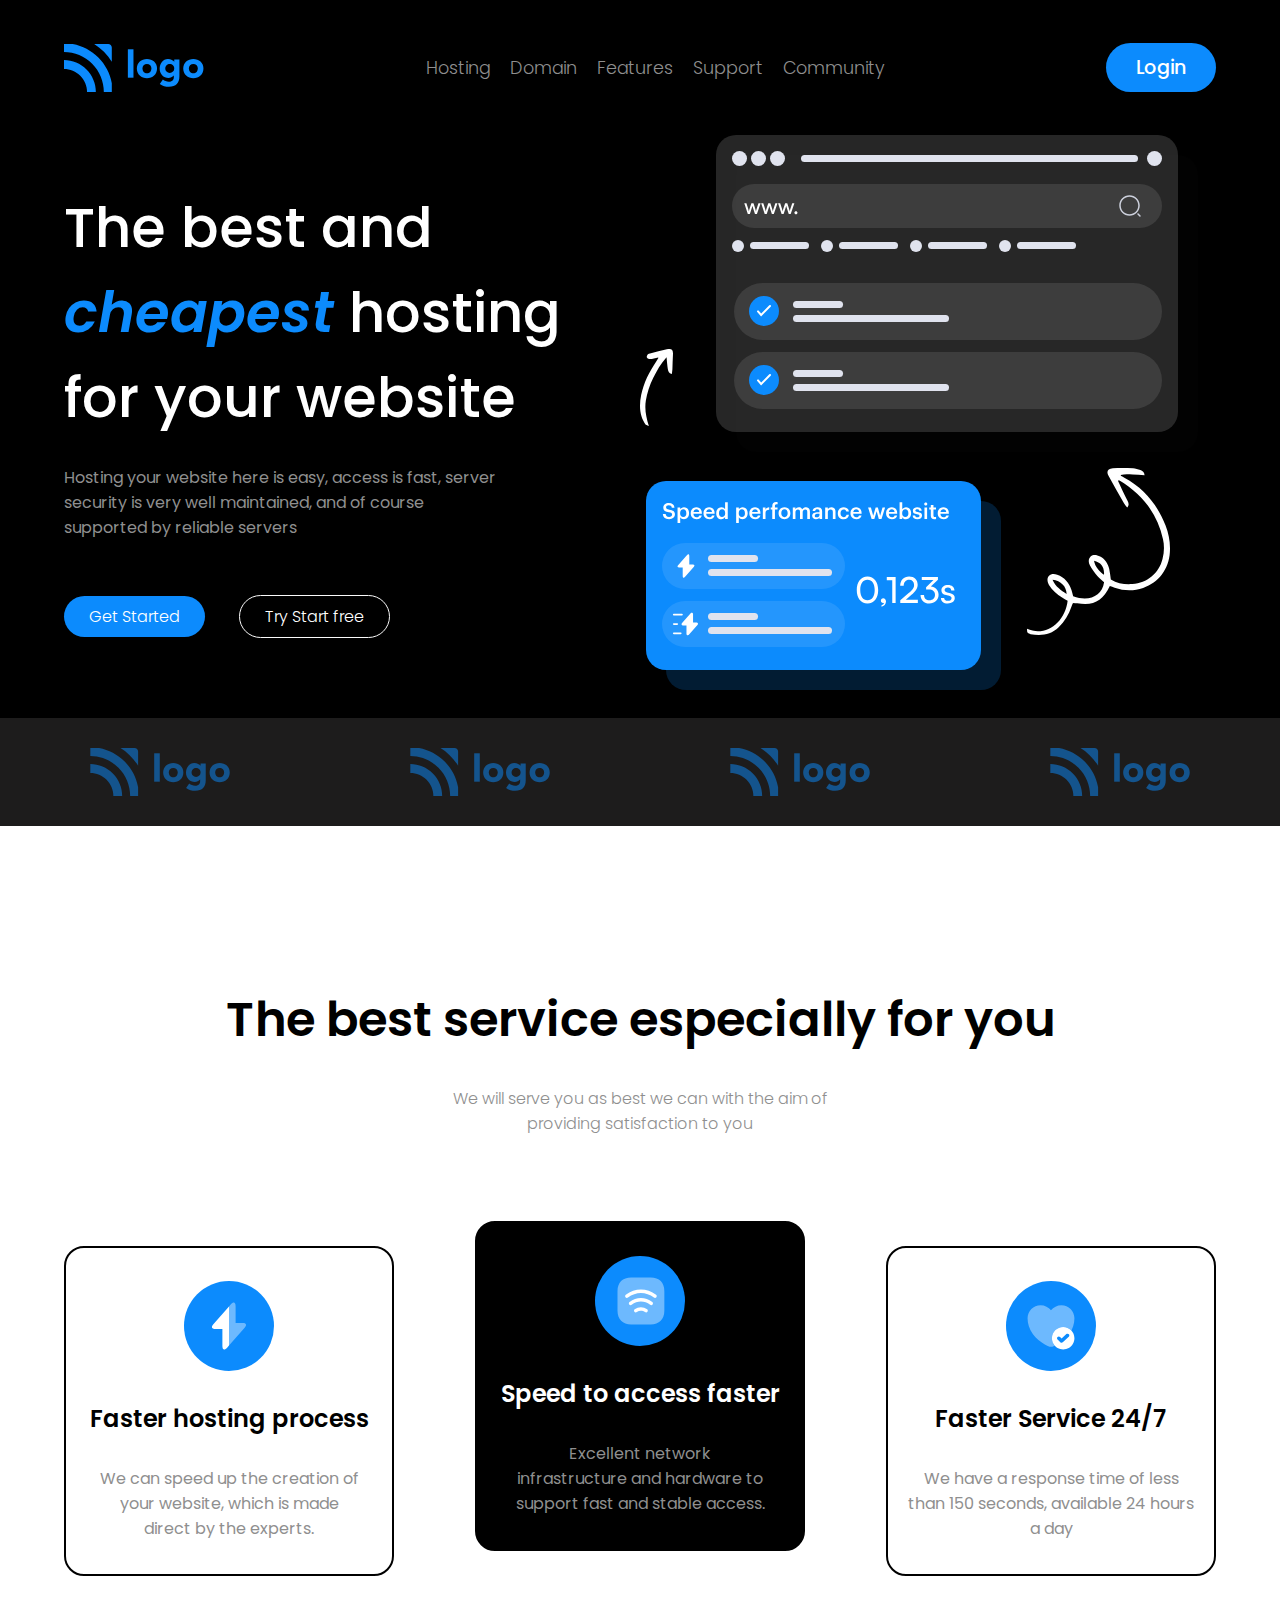
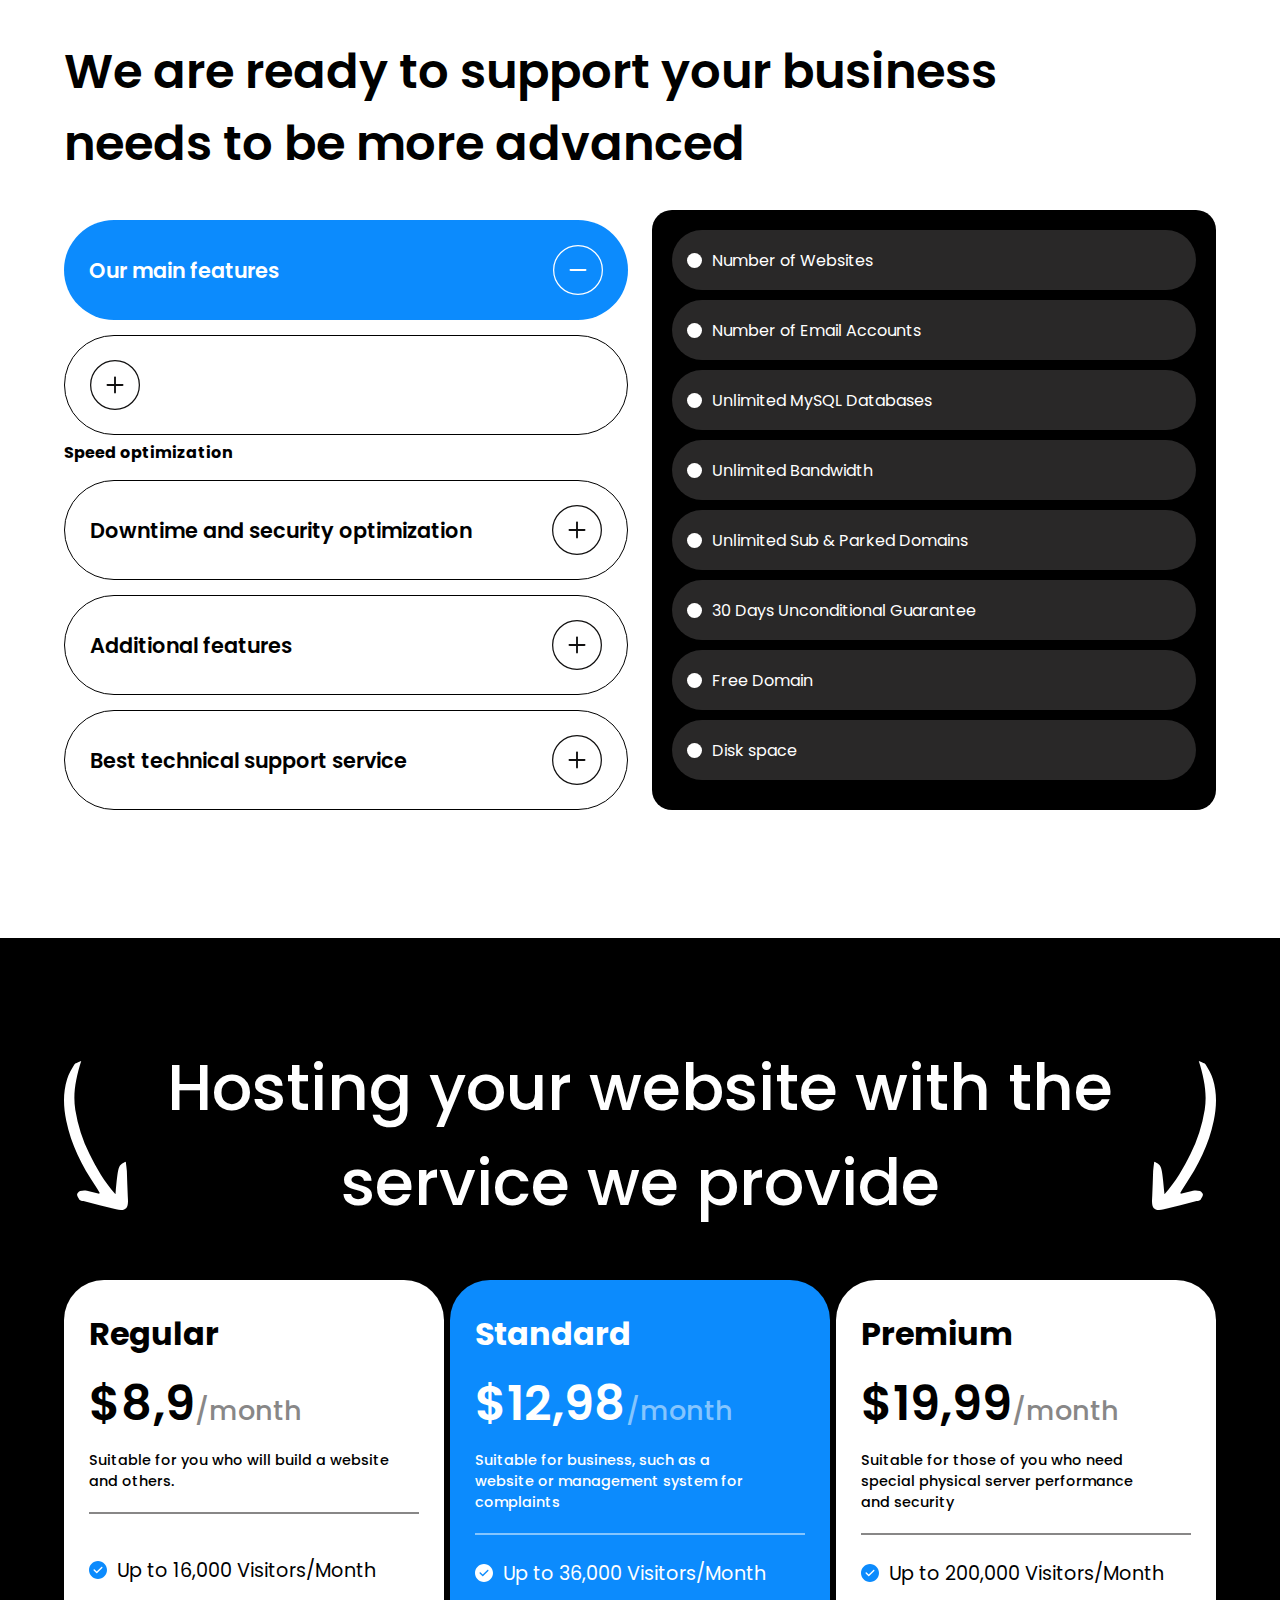
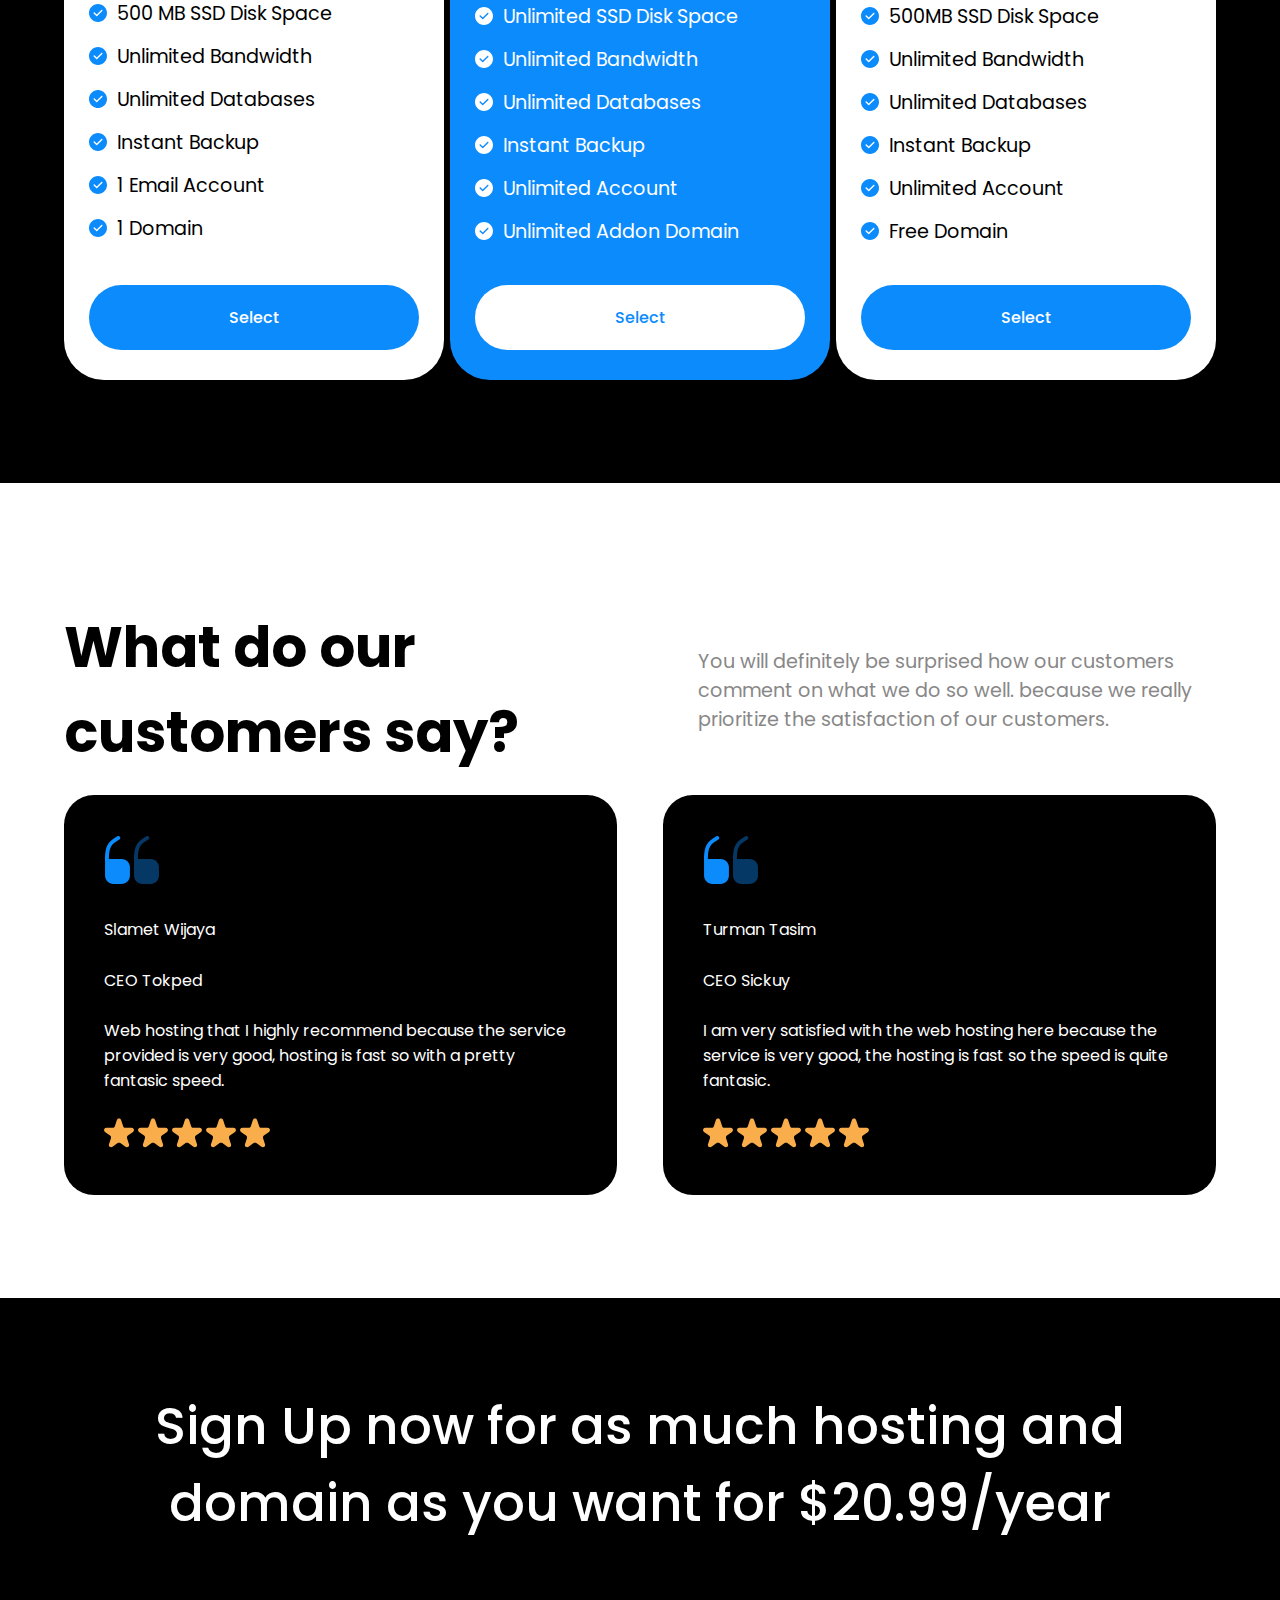
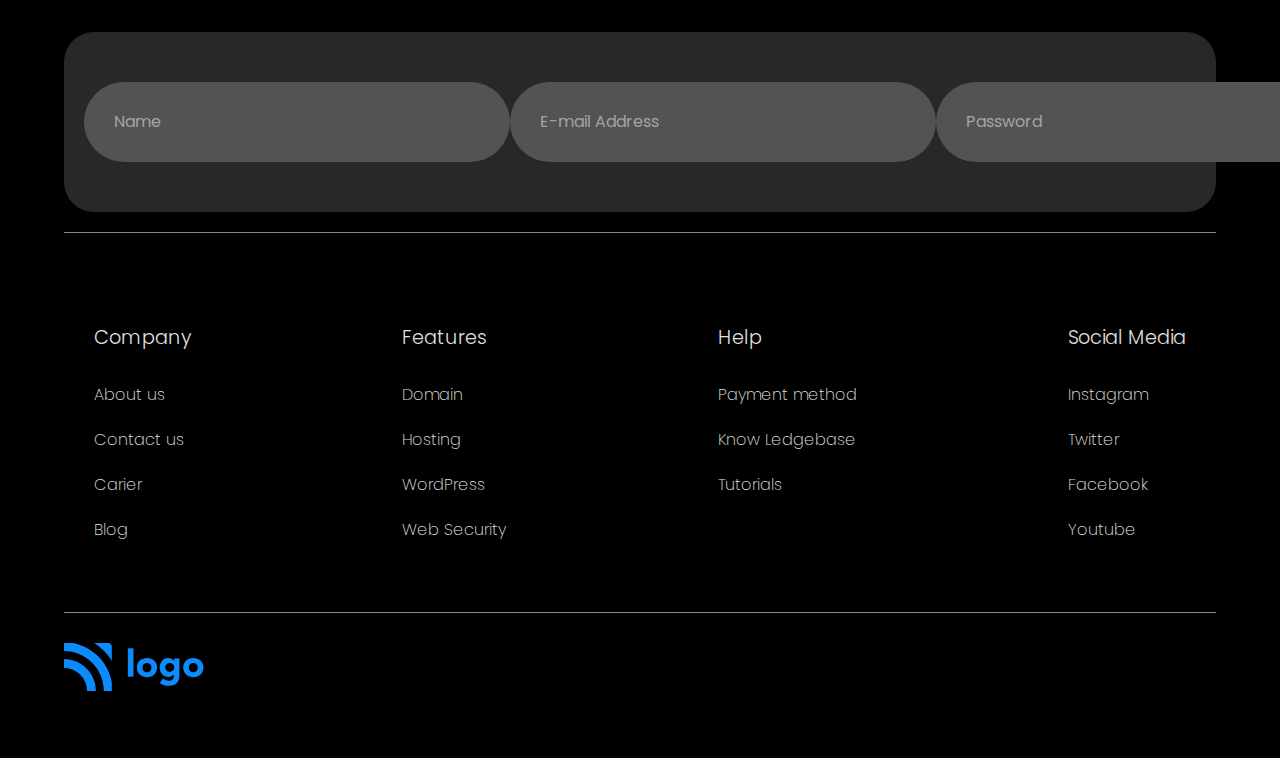
<file: HTML-CSS/02_Project- Hosting Site Landing Page/index.html>
<!DOCTYPE html>
<html lang="en">
<head>
    <meta charset="UTF-8">
    <meta http-equiv="X-UA-Compatible" content="IE=edge">
    <meta name="viewport" content="width=device-width, initial-scale=1.0">
    <link rel="preconnect" href="https://fonts.googleapis.com">
    <link rel="preconnect" href="https://fonts.gstatic.com" crossorigin>
    <link href="https://fonts.googleapis.com/css2?family=Poppins:ital,wght@0,100;0,200;0,300;0,400;0,500;0,600;0,700;0,800;0,900;1,100;1,200;1,300;1,400;1,500;1,600;1,700;1,800&display=swap" rel="stylesheet">
    <link rel="stylesheet" href="./style.css">
    <title>Hosting</title>
</head>
<body>
        <nav class="navbar">
            <img class="navlogo" src="./Project-2 Hosting Site/assets/Logo.svg" alt="Logo">
            <ul class="navlist">    
                <li><a class="navbar-list" href="#">Hosting</a></li>
                <li><a class="navbar-list" href="#">Domain</a></li>
                <li><a class="navbar-list" href="#">Features</a></li>
                <li><a class="navbar-list" href="#">Support</a></li>
                <li><a class="navbar-list" href="#">Community</a></li>
            </ul>
            <button class="loginbtn">Login</button>
        </nav>
        <!-- 1st banner -->
        <div>
            <div class="top_banner">
                <div class="headllines">
                    <h1 class="heading-banner">The best and <br><span>cheapest </span>hosting <br>for your website</h1>
                    <p class="heading-para">Hosting your website here is easy, access is fast, server <br>security is very well maintained, and of course <br>supported by reliable servers</p>
                    <div class="start_btn">
                        <button class="Getstarted">Get Started</button>
                        <button class="free-try">Try Start free</button>
                    </div>
                </div>
                <div class="leftbanner">
                    <img src="./Project-2 Hosting Site/assets/Illustrations/Group 238502.svg" alt="238502">
                </div>
            </div>
        </div>
    <div class="logo_banner">
        <img src="./Project-2 Hosting Site/assets/Logo-light.svg" alt="Logo-light">
        <img src="./Project-2 Hosting Site/assets/Logo-light.svg" alt="Logo-light">
        <img src="./Project-2 Hosting Site/assets/Logo-light.svg" alt="Logo-light">
        <img src="./Project-2 Hosting Site/assets/Logo-light.svg" alt="Logo-light">

    </div>
    <main>
        <div  class="main_banner">
            <div class="main-banner_heading">
                <h2>The best service especially for you</h2>
                <p>We will serve you as best we can with the aim of <br>providing satisfaction to you</p>
            </div>
            <div class="service_poster">
                <div class="fast">
                    <img src="./Project-2 Hosting Site/assets/Icons/fast.svg" alt="fast">
                    <h3>Faster hosting process</h3>
                    <p>We can speed up the creation of <br>your website, which is made <br> direct by the experts.</p>
                </div>
                <div class="signal">
                    <img src="./Project-2 Hosting Site/assets/Icons/signal.svg" alt="signal">
                    <h3>Speed to access faster</h3>
                    <p>Excellent network <br> infrastructure and hardware to support fast and stable access.</p>
                </div>
                <div class="heart">
                    <img src="./Project-2 Hosting Site/assets/Icons/heart.svg" alt="heart">
                    <h3>Faster Service 24/7</h3>
                    <p>We have a response time of less than 150 seconds, available 24 hours a day</p>
                </div>
            </div>
            <h2>We are ready to support your business <br>needs to be more advanced</h2>
            <div class="list_service">   
                <div class="feartures_list">
                    <div class="feartures-li first">
                        <h4>Our main features</h4>
                        <img src="./Project-2 Hosting Site/assets/Icons/Group 238511.svg" alt="icon">
                    </div>
                    <div class="feartures-li">
                        <img src="./Project-2 Hosting Site/assets/Icons/Group 238512.svg" alt="plusicon">  
                    </div>
                        <h4>Speed optimization</h4>
                    <div class="feartures-li">
                        <h4>Downtime and security optimization</h4>
                        <img src="./Project-2 Hosting Site/assets/Icons/Group 238512.svg" alt="plusicon">  
    
                    </div>
                    <div class="feartures-li">
                        <h4>Additional features</h4>
                        <img src="./Project-2 Hosting Site/assets/Icons/Group 238512.svg" alt="plusicon">  
    
                    </div>
                    <div class="feartures-li">
                        <h4>Best technical support service</h4>
                        <img src="./Project-2 Hosting Site/assets/Icons/Group 238512.svg" alt="plusicon"> 
                    </div>
                </div>
                <div class="feartures_list-iteam" >
                    <ul class="feartures_UL">
                        <li class="list-iteas"><span class="bullte"></span> Number of Websites</li>
                        <li class="list-iteas"><span class="bullte"></span> Number of Email Accounts</li>
                        <li class="list-iteas"><span class="bullte"></span> Unlimited MySQL Databases</li>
                        <li class="list-iteas"><span class="bullte"></span> Unlimited Bandwidth</li>
                        <li class="list-iteas"><span class="bullte"></span> Unlimited Sub & Parked Domains</li>
                        <li class="list-iteas"><span class="bullte"></span> 30 Days Unconditional Guarantee</li>
                        <li class="list-iteas"><span class="bullte"></span> Free Domain</li>
                        <li class="list-iteas"><span class="bullte"></span> Disk space</li>
                    </ul>
                </div>
            </div>
        </div>
        <!-- Price banner -->
        <div class="hosting_server">
            <div class="hosting_palns">
                <img src="./Project-2 Hosting Site/assets/Icons/arrow-left.svg" alt="arrow-left">
                <h2>Hosting your website with the service we provide</h2>
                <img src="./Project-2 Hosting Site/assets/Icons/arrow-right.svg" alt="arrow-right">
            </div>
            <div class="types_of_plans">
                <div class="server_plans">
                    <p class="server_plans-type">Regular</p>
                    <h3 class="server_plan-price">$8,9<span>/month</span></h3>
                    <p class="server_user-type">Suitable for you who will build a website and others.</p>
                    <div class="line"></div>
                    <ul class="server_facility">
                        <li><img src="./Project-2 Hosting Site/assets/Icons/blue-tick.svg" alt="bluetick">Up to 16,000 Visitors/Month</li>
                        <li><img src="./Project-2 Hosting Site/assets/Icons/blue-tick.svg" alt="bluetick">500 MB SSD Disk Space</li>
                        <li><img src="./Project-2 Hosting Site/assets/Icons/blue-tick.svg" alt="bluetick">Unlimited Bandwidth</li>
                        <li><img src="./Project-2 Hosting Site/assets/Icons/blue-tick.svg" alt="bluetick">Unlimited Databases</li>
                        <li><img src="./Project-2 Hosting Site/assets/Icons/blue-tick.svg" alt="bluetick">Instant Backup</li>
                        <li><img src="./Project-2 Hosting Site/assets/Icons/blue-tick.svg" alt="bluetick">1 Email Account</li>
                        <li><img src="./Project-2 Hosting Site/assets/Icons/blue-tick.svg" alt="bluetick">1 Domain</li>
                    </ul>
                    <button class="select_plan"><a href="#">Select</a></button>
                </div>
                <div class="standard_server_plans">
                    <p class="standard_server_plan">Standard</p>
                    <h3 class="standard_plan-price">$12,98<span>/month</span></h3>
                    <p class="standard_user-type">Suitable for business, such as a <br>website or management system for <br>complaints</p>
                    <div class="standard_line"></div>
                    <ul class="standard_plan_facility">
                        <li><img src="./Project-2 Hosting Site/assets/Icons/white-tick.svg" alt="whitetick">Up to 36,000 Visitors/Month</li>
                        <li><img src="./Project-2 Hosting Site/assets/Icons/white-tick.svg" alt="whitetick">Unlimited SSD Disk Space</li>
                        <li><img src="./Project-2 Hosting Site/assets/Icons/white-tick.svg" alt="whitetick">Unlimited Bandwidth</li>
                        <li><img src="./Project-2 Hosting Site/assets/Icons/white-tick.svg" alt="whitetick">Unlimited Databases</li>
                        <li><img src="./Project-2 Hosting Site/assets/Icons/white-tick.svg" alt="whitetick">Instant Backup</li>
                        <li><img src="./Project-2 Hosting Site/assets/Icons/white-tick.svg" alt="whitetick">Unlimited Account</li>
                        <li><img src="./Project-2 Hosting Site/assets/Icons/white-tick.svg" alt="whitetick">Unlimited Addon Domain</li>
                    </ul>
                    <button class="standard_select"><a href="#">Select</a></button>
                </div>
                <div class="premium-server_plans">
                    <p class="premium-server_plans-type">Premium</p>
                    <h3 class="premium-server_plan-price">$19,99<span>/month</span></h3>
                    <p class="premium-server_user-type">Suitable for those of you who need <br>special physical server performance <br>and security</p>
                    <div class="line"></div>
                    <ul class="premium-server_facility">
                        <li><img src="./Project-2 Hosting Site/assets/Icons/blue-tick.svg" alt="bluetick">Up to 200,000 Visitors/Month</li>
                        <li><img src="./Project-2 Hosting Site/assets/Icons/blue-tick.svg" alt="bluetick">500MB SSD Disk Space</li>
                        <li><img src="./Project-2 Hosting Site/assets/Icons/blue-tick.svg" alt="bluetick">Unlimited Bandwidth</li>
                        <li><img src="./Project-2 Hosting Site/assets/Icons/blue-tick.svg" alt="bluetick">Unlimited Databases</li>
                        <li><img src="./Project-2 Hosting Site/assets/Icons/blue-tick.svg" alt="bluetick">Instant Backup</li>
                        <li><img src="./Project-2 Hosting Site/assets/Icons/blue-tick.svg" alt="bluetick">Unlimited Account</li>
                        <li><img src="./Project-2 Hosting Site/assets/Icons/blue-tick.svg" alt="bluetick">Free Domain</li>
                    </ul>
                    <button class="premium-select_plan"><a href="#">Select</a></button>
                </div>
            </div>
        </div>
    </main>
    <!-- Review and ratting -->
    <section class="ratting_banner">
        <div class="customer_rew">
            <h4>What do our customers say?</h4>
            <p>You will definitely be surprised how our customers comment on what we do so well. because we really prioritize the satisfaction of our customers.</p>
        </div>
        <div class="customer_review">
            <div class="customer_review_ratting">
                <div>
                    <img src="./Project-2 Hosting Site/assets/Icons/vuesax/bulk/vuesax/bulk/Vector.svg" alt="vector">
                    <img src="./Project-2 Hosting Site/assets/Icons/vuesax/bulk/vuesax/bulk/Vector-1.svg" alt="vector">    
                </div>
                <p>Slamet Wijaya</p>
                <p>CEO Tokped</p>
                <p>Web hosting that I highly recommend because the service provided is very good, hosting is fast so with a pretty fantasic speed.</p>
                <div class="stars">
                    <img src="./Project-2 Hosting Site/assets/Icons/Star.svg" alt="star">
                    <img src="./Project-2 Hosting Site/assets/Icons/Star.svg" alt="star">
                    <img src="./Project-2 Hosting Site/assets/Icons/Star.svg" alt="star">
                    <img src="./Project-2 Hosting Site/assets/Icons/Star.svg" alt="star">
                    <img src="./Project-2 Hosting Site/assets/Icons/Star.svg" alt="star">
                </div>
            </div>
            <div  class="customer_review_ratting">
                <div>               
                    <img src="./Project-2 Hosting Site/assets/Icons/vuesax/bulk/vuesax/bulk/Vector.svg" alt="vector">
                    <img src="./Project-2 Hosting Site/assets/Icons/vuesax/bulk/vuesax/bulk/Vector-1.svg" alt="vector">
                </div>
                <p>Turman Tasim</p>
                <p>CEO Sickuy</p>
                <p>I am very satisfied with the web hosting here because the service is very good, the hosting is fast so the speed is quite fantasic.</p>
                <div class="stars">
                    <img src="./Project-2 Hosting Site/assets/Icons/Star.svg" alt="star">
                    <img src="./Project-2 Hosting Site/assets/Icons/Star.svg" alt="star">
                    <img src="./Project-2 Hosting Site/assets/Icons/Star.svg" alt="star">
                    <img src="./Project-2 Hosting Site/assets/Icons/Star.svg" alt="star">
                    <img src="./Project-2 Hosting Site/assets/Icons/Star.svg" alt="star">
                </div>
            </div>
        </div>
    </section>
    <footer>
        <h3 class="sing_hosting">Sign Up now for as much hosting and domain as you want for $20.99/year</h3>
        <form class="form" action="">
            <input class="userName" type="text" placeholder="Name">
            <input class="userEmail" type="email" placeholder="E-mail Address">
            <input class="userpassword" type="password" placeholder="Password">
            <button type="submit">Sing Up</button>
        </form>
        <div class="line"></div>
        <div class="footer_base">
            <div class="footer_option">
                <h6>Company</h6>
                <ul>
                    <li>About us</li>
                    <li>Contact us</li>
                    <li>Carier</li>
                    <li>Blog</li>
                </ul>
            </div>
            <div class="footer_option">
                <h6>Features</h6>
                <ul>
                    <li>Domain</li>
                    <li>Hosting</li>
                    <li>WordPress</li>
                    <li>Web Security</li>
                </ul>
            </div>
            <div class="footer_option">
                <h6>Help</h6>
                <ul>
                    <li>Payment method</li>
                    <li>Know Ledgebase</li>
                    <li>Tutorials</li>
                </ul>
            </div>
            <div class="footer_option">
                <h6>Social Media</h6>
                <ul>
                    <li>Instagram</li>
                    <li>Twitter</li>
                    <li>Facebook</li>
                    <li>Youtube</li>
                </ul>
            </div>
        </div>
        <div class="line"></div>
        <img class="navlogo" src="./Project-2 Hosting Site/assets/Logo.svg" alt="logo">
    </footer>
</body>
</html>
</file>
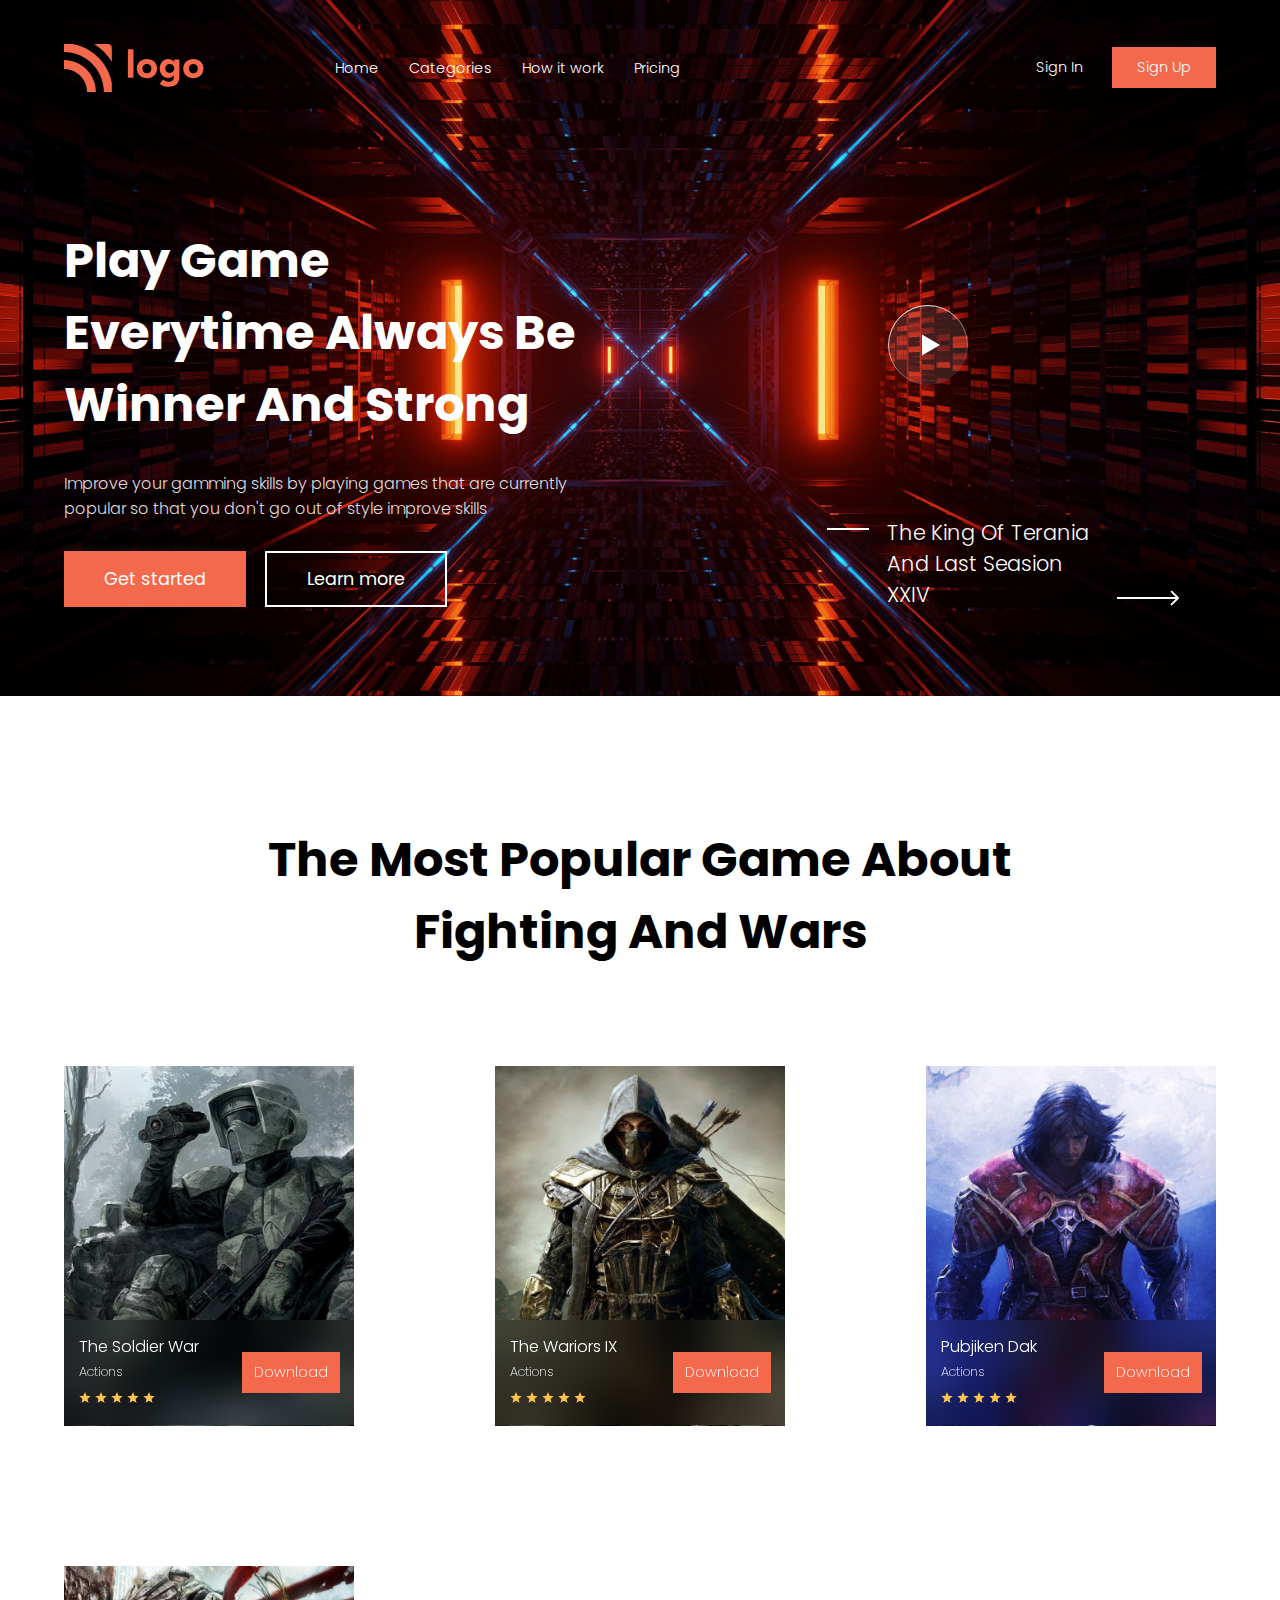
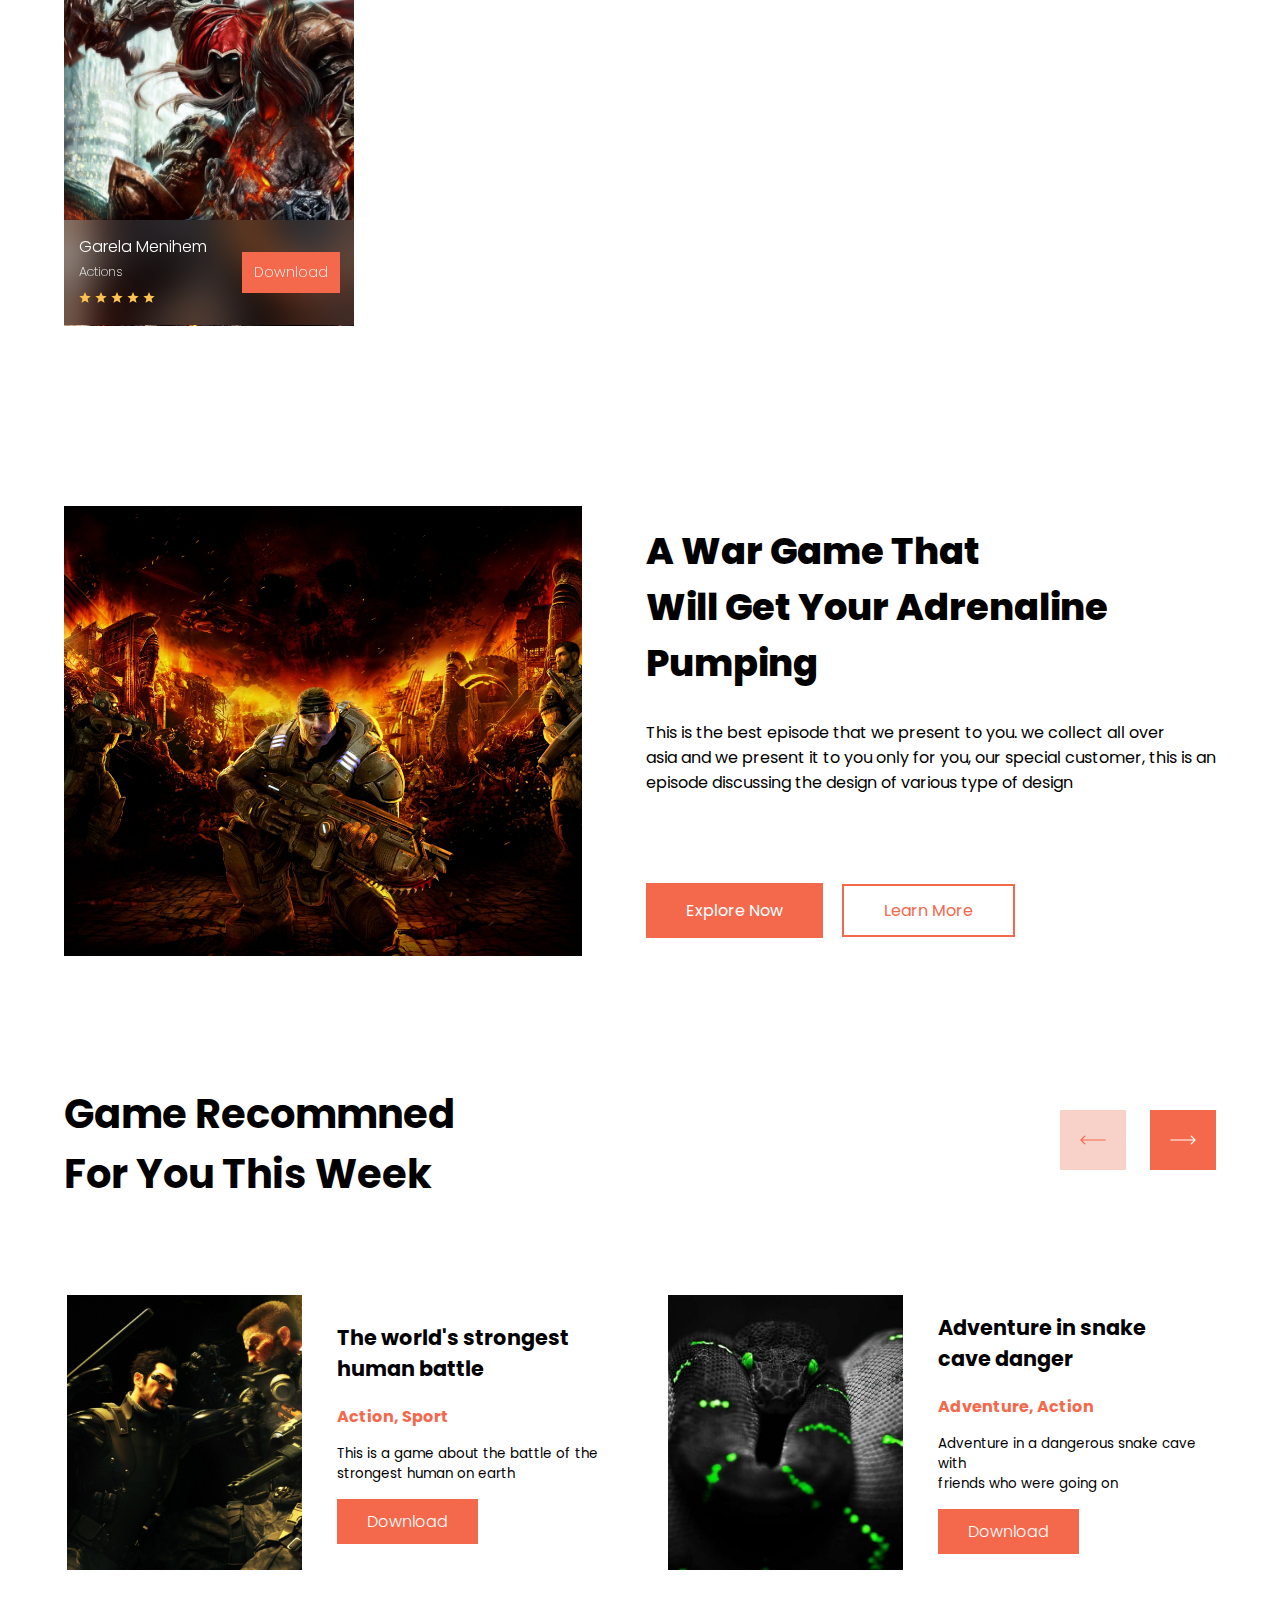
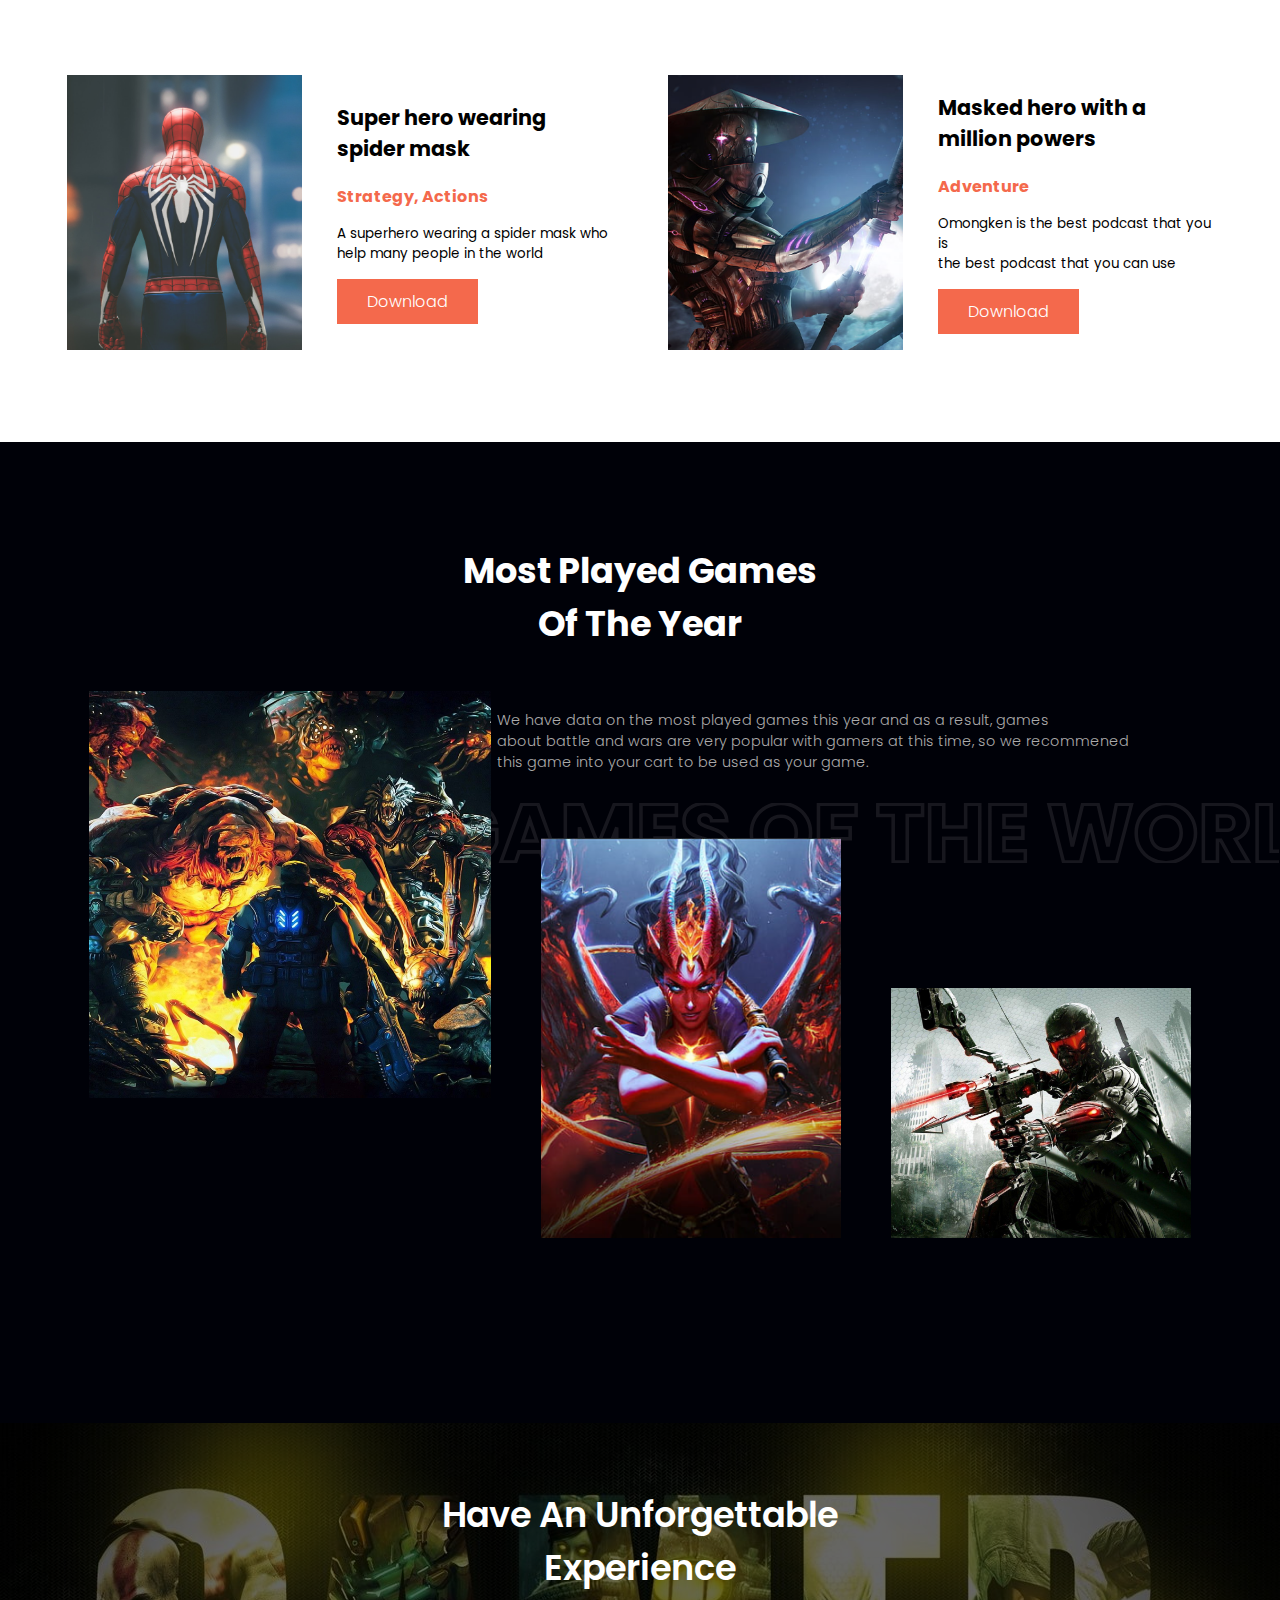
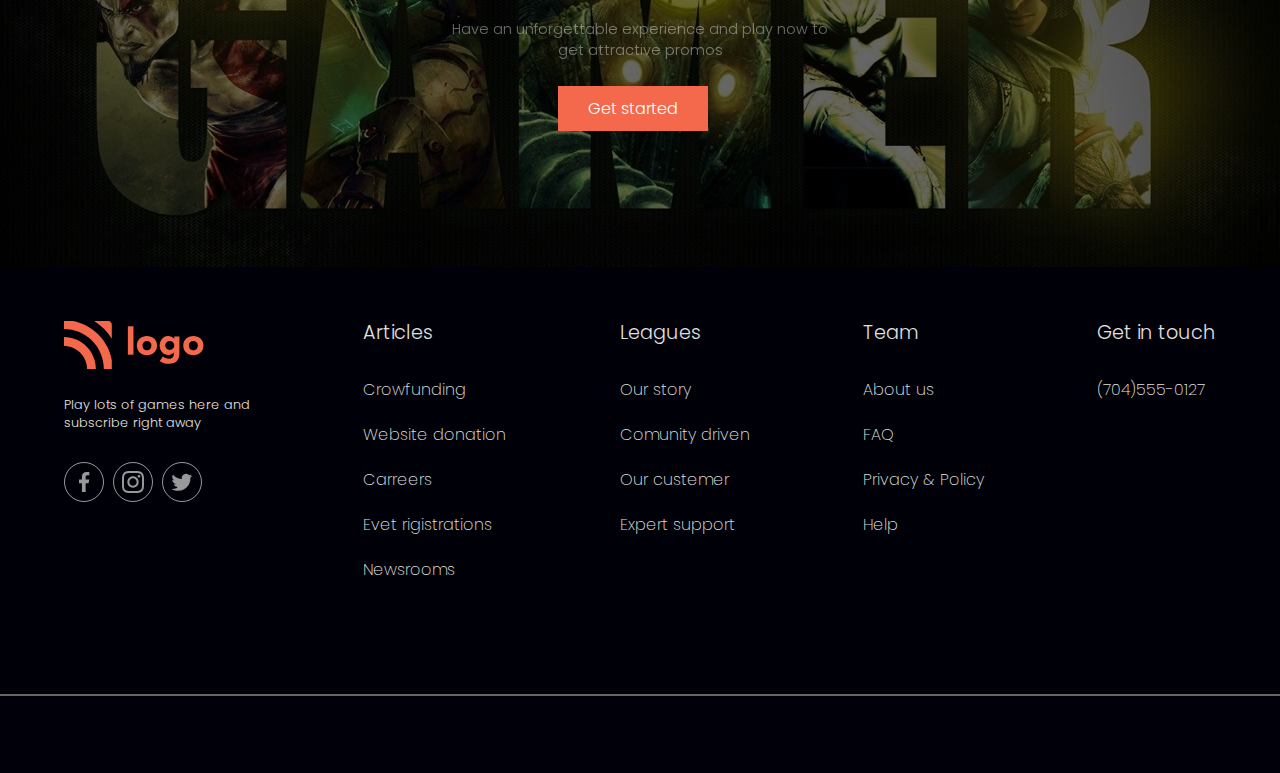
<file: HTML-CSS/03_Project- Gaming Landing Page/index.html>
<!DOCTYPE html>
<html lang="en">
<head>
    <meta charset="UTF-8">
    <meta http-equiv="X-UA-Compatible" content="IE=edge">
    <meta name="viewport" content="width=device-width, initial-scale=1.0">
    <link rel="preconnect" href="https://fonts.googleapis.com">
    <link rel="preconnect" href="https://fonts.gstatic.com" crossorigin>
    <link href="https://fonts.googleapis.com/css2?family=Poppins:ital,wght@0,100;0,200;0,300;0,400;0,500;0,600;0,700;0,800;0,900;1,100;1,200;1,300;1,400;1,500;1,600;1,700;1,800;1,900&display=swap" rel="stylesheet">
    <link rel="stylesheet" href="./style.css">
    <title>Gaming</title>
</head>
<body>
    <div class="container">
        <!-- <div class="navbar">  -->
            <nav class="navbar">
                <img src="./Project 3- Gaming Landing Page/Assets/Icons/Logo.svg" alt="Logo">
                <ul>
                    <li><a href="#">Home</a></li>
                    <li><a href="#">Categories</a></li>
                    <li><a href="#">How it work</a></li>
                    <li><a href="#">Pricing</a></li>
                </ul>
                <div>
                    <button>Sign In</button>
                    <button>Sign Up</button>
                </div>
            </nav>
        <!-- </div> -->
        <div class="top-banner">
            <div class="play_game">
                <h1>Play Game Everytime Always Be Winner And Strong</h1>
                <p>Improve your gamming skills by playing games that are currently popular so that you don't go out of style improve skills</p>
                <!-- <div> -->
                    <button class="Get-started">Get started</button>
                    <button class="Learn-more">Learn more</button>    
                <!-- </div> -->
            </div>
            <div class="play-btn">
                <div>
                    <img src="./Project 3- Gaming Landing Page/Assets/Icons/playButton.svg" alt="playButton">
                </div>
                <div class="play_btn-container">
                    <img class="dash" src="./Project 3- Gaming Landing Page/Assets/Icons/dash.svg" alt="dash">
                    <p class="play_btn-king">The King Of Terania <br> And Last Seasion <br> XXIV</p>
                    <img class="rightArrow" src="./Project 3- Gaming Landing Page/Assets/Icons/rightArrow.svg" alt="rightArrow">
                </div>
            </div>
        </div>
    </div>
    <div class="games">
        <h1>The Most Popular Game About Fighting And Wars</h1>
        <div class="type_of_games">
            <div class="game-character_banner">
                <img class="soilder_img" src="./Project 3- Gaming Landing Page/Assets/Photos/image 2.png" alt="">
                <div>
                    <div class="solder_game">
                        <div class="soldier-War">
                            <p class="the-war">The Soldier War</p>
                            <p class="action">Actions</p>
                        <div>
                            <img src="./Project 3- Gaming Landing Page/Assets/Icons/Star 1.svg" alt="">
                            <img src="./Project 3- Gaming Landing Page/Assets/Icons/Star 1.svg" alt="">
                            <img src="./Project 3- Gaming Landing Page/Assets/Icons/Star 1.svg" alt="">
                            <img src="./Project 3- Gaming Landing Page/Assets/Icons/Star 1.svg" alt="">
                            <img src="./Project 3- Gaming Landing Page/Assets/Icons/Star 1.svg" alt="">
                        </div>
                        </div>
                        <button class="download">Download</button>
                    </div>
                </div>
            </div>
            <div class="game-character_banner">
                <img class="Wariors_img" src="./Project 3- Gaming Landing Page/Assets/Photos/image 4.png" alt="">
                <div>
                    <div class="solder_game">
                        <div class="soldier-War">
                            <p class="the-war">The Wariors IX</p>
                            <p class="action">Actions</p>
                        <div>
                            <img src="./Project 3- Gaming Landing Page/Assets/Icons/Star 1.svg" alt="">
                            <img src="./Project 3- Gaming Landing Page/Assets/Icons/Star 1.svg" alt="">
                            <img src="./Project 3- Gaming Landing Page/Assets/Icons/Star 1.svg" alt="">
                            <img src="./Project 3- Gaming Landing Page/Assets/Icons/Star 1.svg" alt="">
                            <img src="./Project 3- Gaming Landing Page/Assets/Icons/Star 1.svg" alt="">
                        </div>
                        </div>
                        <button class="download">Download</button>
                    </div>
                </div>
            </div>
            <div class="game-character_banner">
                <img class="pubjiken_img" src="./Project 3- Gaming Landing Page/Assets/Photos/image 3.png" alt="">
                <div>
                    <div class="solder_game">
                        <div class="soldier-War">
                            <p class="the-war">Pubjiken Dak</p>
                            <p class="action">Actions</p>
                        <div>
                            <img src="./Project 3- Gaming Landing Page/Assets/Icons/Star 1.svg" alt="">
                            <img src="./Project 3- Gaming Landing Page/Assets/Icons/Star 1.svg" alt="">
                            <img src="./Project 3- Gaming Landing Page/Assets/Icons/Star 1.svg" alt="">
                            <img src="./Project 3- Gaming Landing Page/Assets/Icons/Star 1.svg" alt="">
                            <img src="./Project 3- Gaming Landing Page/Assets/Icons/Star 1.svg" alt="">
                        </div>
                        </div>
                        <button class="download">Download</button>
                    </div>
                </div>
            </div>
            <div class="game-character_banner">
                <img class="garela_img" src="./Project 3- Gaming Landing Page/Assets/Photos/Rectangle 56.png" alt="">
                <div>
                    <div class="solder_game">
                        <div class="soldier-War">
                            <p class="the-war">Garela Menihem</p>
                            <p class="action">Actions</p>
                        <div>
                            <img src="./Project 3- Gaming Landing Page/Assets/Icons/Star 1.svg" alt="">
                            <img src="./Project 3- Gaming Landing Page/Assets/Icons/Star 1.svg" alt="">
                            <img src="./Project 3- Gaming Landing Page/Assets/Icons/Star 1.svg" alt="">
                            <img src="./Project 3- Gaming Landing Page/Assets/Icons/Star 1.svg" alt="">
                            <img src="./Project 3- Gaming Landing Page/Assets/Icons/Star 1.svg" alt="">
                        </div>
                        </div>
                        <button class="download">Download</button>
                    </div>
                </div>
            </div>
        </div>
        <div class="war_game">
            <div class="war-img">
                <img class="war_game-img" src="./Project 3- Gaming Landing Page/Assets/Photos/Rectangle 57.png" alt="">
            </div>
            <div class="war_game-heading">
                <h2>A War Game That <br>Will Get Your Adrenaline <br>Pumping</h2>
                <p>This is the best episode that we present to you. we collect all over <br>asia and we present it to you only for you, our special customer, this is an <br>episode discussing the design of various type of design</p>
                <div class="war_game-btn">
                    <button>Explore Now</button>
                    <button>Learn More</button>
                </div>
            </div>
        </div>
    </div>
    <div class="week--games">
        <div class="game_recommned">
             <h2>Game Recommned For You This Week</h2>
        </div> 
         <div class="nextarrows">
             <div class="next-arr next-arrows">
                 <img src="./Project 3- Gaming Landing Page/Assets/Icons/leftArrow.svg" alt="">
                 <img src="./Project 3- Gaming Landing Page/Assets/Icons/nextArrow.svg" alt="">
             </div>
             <!-- <div class="previous-arr next-arrows">
                 <img src="./Project 3- Gaming Landing Page/Assets/Icons/nextArrow.svg" alt="">
             </div> -->
         </div>
     </div>
     <div class="weekily-games">
        <div class="human_battle_weekily-games">
            <div class="human_battle--img">
                <img src="./Project 3- Gaming Landing Page/Assets/Photos/Rectangle 75.png" alt="">
            </div>
            <div class="human_batle">
                <h3>The world's strongest <br>human battle</h3>
                <p class="sport_type">Action, Sport</p>
                <p class="about--game">This is a game about the battle of the <br>strongest human on earth</p>
                <button>Download</button>
            </div>
        </div>
        <div class="human_battle_weekily-games">
            <div class="human_battle--img">
                <img src="./Project 3- Gaming Landing Page/Assets/Photos/Rectangle 76.png" alt="">
            </div>
            <div class="human_batle">
                <h3>Adventure in snake <br>cave danger</h3>
                <p class="sport_type">Adventure, Action</p>
                <p class="about--game">Adventure in a dangerous snake cave with <br>friends who were going on </p>
                <button>Download</button>
            </div>
        </div>
        <div class="human_battle_weekily-games">
            <div class="human_battle--img">
                <img src="./Project 3- Gaming Landing Page/Assets/Photos/Rectangle 77.png" alt="">
            </div>
            <div class="human_batle">
                <h3>Super hero wearing <br>spider mask</h3>
                <p class="sport_type">Strategy, Actions</p>
                <p class="about--game">A superhero wearing a spider mask who <br>help many people in the world</p>
                <button>Download</button>
            </div>
        </div>
        <div class="human_battle_weekily-games">
            <div class="human_battle--img">
                <img src="./Project 3- Gaming Landing Page/Assets/Photos/Rectangle 78.png" alt="">
            </div>
            <div class="human_batle">
                <h3>Masked hero with a <br>million powers</h3>
                <p class="sport_type">Adventure</p>
                <p class="about--game">Omongken is the best podcast that you is <br>the best podcast that you can use</p>
                <button>Download</button>
            </div>
        </div>
     </div>
     <div class="most_played_games">  
        <h3>Most Played Games <br>Of The Year</h3>
        <p>We have data on the most played games this year and as a result, games <br>about battle and wars are very popular with gamers at this time, so we recommened <br>this game into your cart to be used as your game.</p>
        <img class="gameoftheworld" src="./Project 3- Gaming Landing Page/Assets/Icons/GAMES OF THE WORLD.svg" alt="gameoftheworld">
     </div>
     <div class="most_played_games-posters">
        <img src="./Project 3- Gaming Landing Page/Assets/Photos/Rectangle 17.png" alt="Rectangle 17">
        <img src="./Project 3- Gaming Landing Page/Assets/Photos/Rectangle 18.png" alt="Rectangle 18">
        <img src="./Project 3- Gaming Landing Page/Assets/Photos/Rectangle 90.png" alt="Rectangle 90">
    </div>
    <div class="gammer_poster">
        <img src="./Project 3- Gaming Landing Page/Assets/Photos/Rectangle 606.png" alt="Rectangle 17"> 
        <div class="unforgettable">
            <h3>Have An Unforgettable <br> Experience</h3>
            <p>Have an unforgettable experience and play now to <br>get attractive promos</p>
            <button class="Get-started-last">Get started</button>
        </div>
    </div>
    <footer>
        <div class="footer_option-logo">
            <div>
                <img src="./Project 3- Gaming Landing Page/Assets/Icons/Logo.svg" alt="logo">
                <p class="footer_play">Play lots of games here and <br>subscribe right away</p>
            <div class="social_media">
                <img src="./Project 3- Gaming Landing Page/Assets/Icons/facebook.svg" alt="facebook">
                <img src="./Project 3- Gaming Landing Page/Assets/Icons/instagram.svg" alt="instagram">
                <img src="./Project 3- Gaming Landing Page/Assets/Icons/twitter.svg" alt="twitter">
            </div>
            </div>
        </div>
        <div class="footer_option">
            <h6>Articles</h6>
            <ul>
                <li>Crowfunding</li>
                <li>Website donation</li>
                <li>Carreers</li>
                <li>Evet rigistrations</li>
                <li>Newsrooms</li>
            </ul>
        </div>
        <div class="footer_option">
            <h6>Leagues</h6>
            <ul>
                <li>Our story</li>
                <li>Comunity driven</li>
                <li>Our custemer</li>
                <li>Expert support</li>
            </ul>
        </div>
        <div class="footer_option">
            <h6>Team</h6>
            <ul>
                <li>About us</li>
                <li>FAQ</li>
                <li>Privacy & Policy</li>
                <li>Help</li>
            </ul>
        </div>
        <div class="footer_option">
            <h6>Get in touch</h6>
            <ul>
                <li>(704)555-0127</li>
            </ul>
        </div>
    </footer>
    <div class="line"></div>
    <div class="blank"></div>
</body>
</html>
</file>
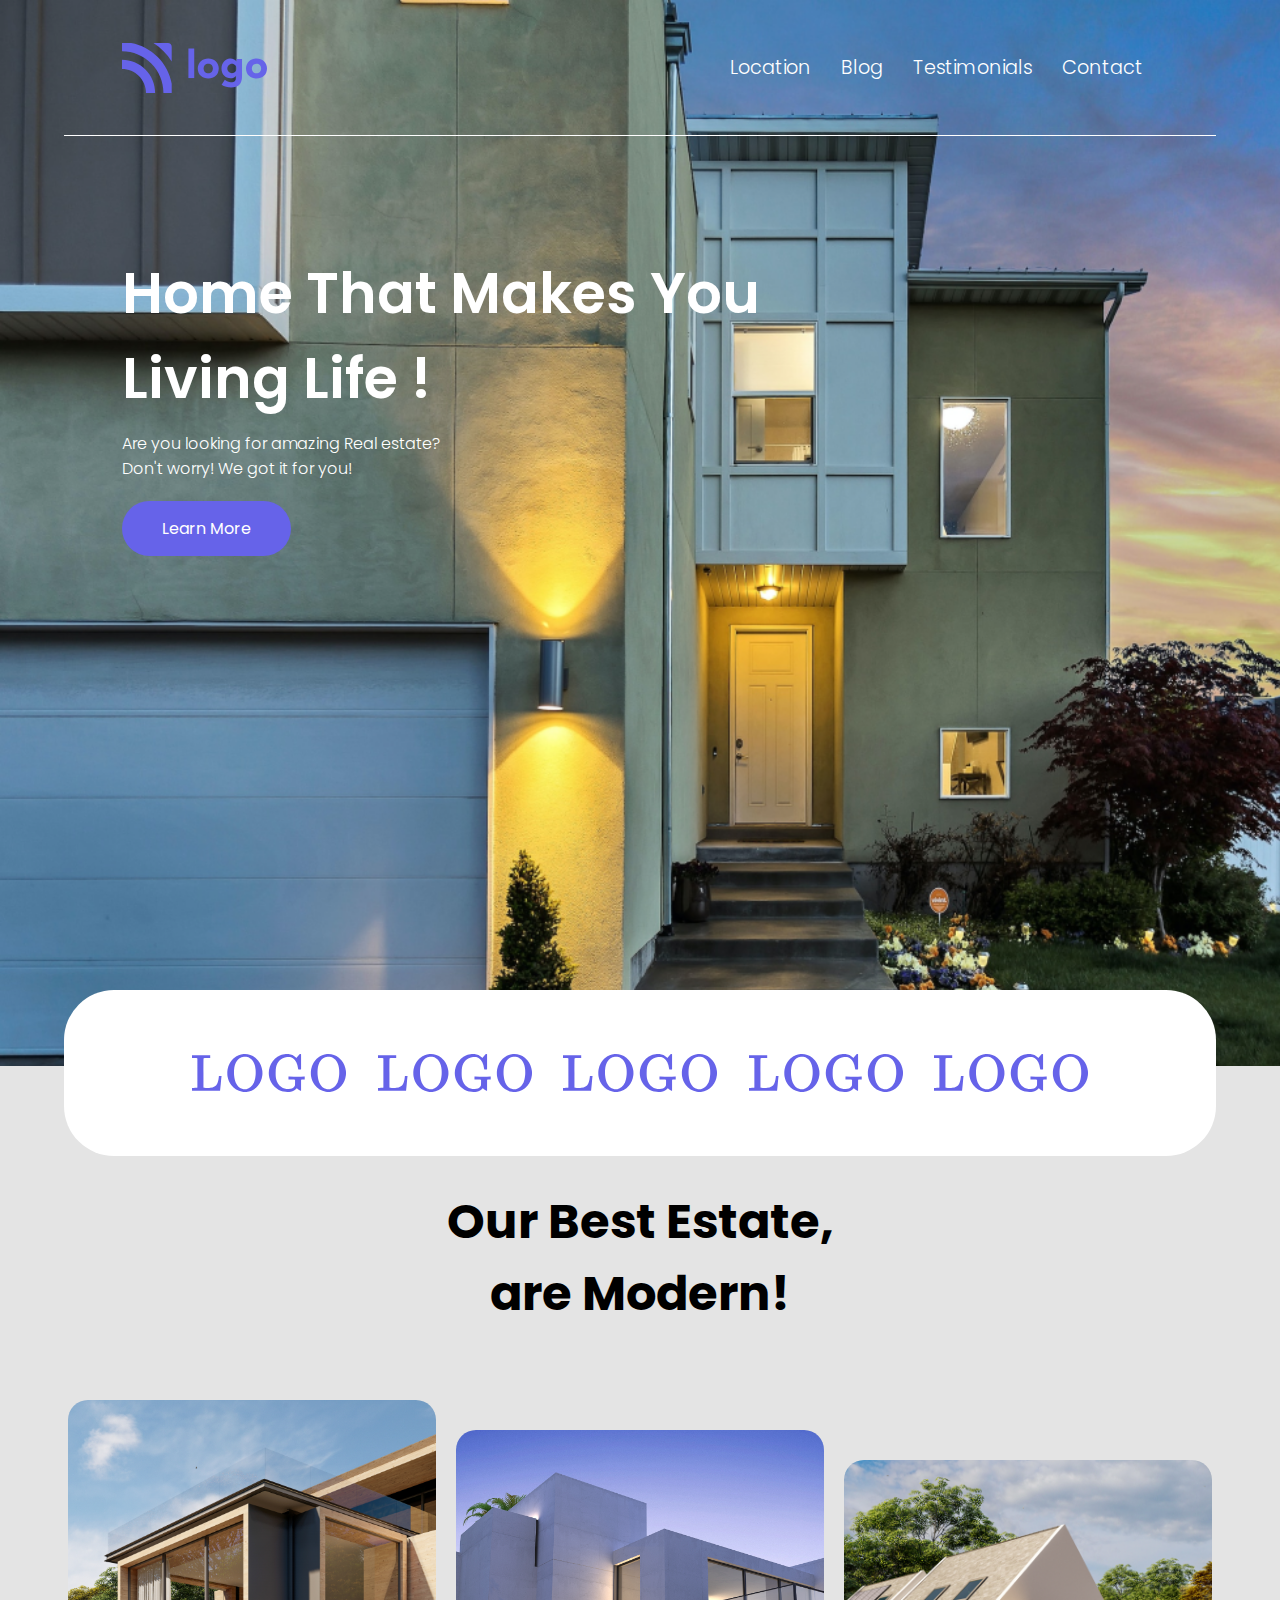
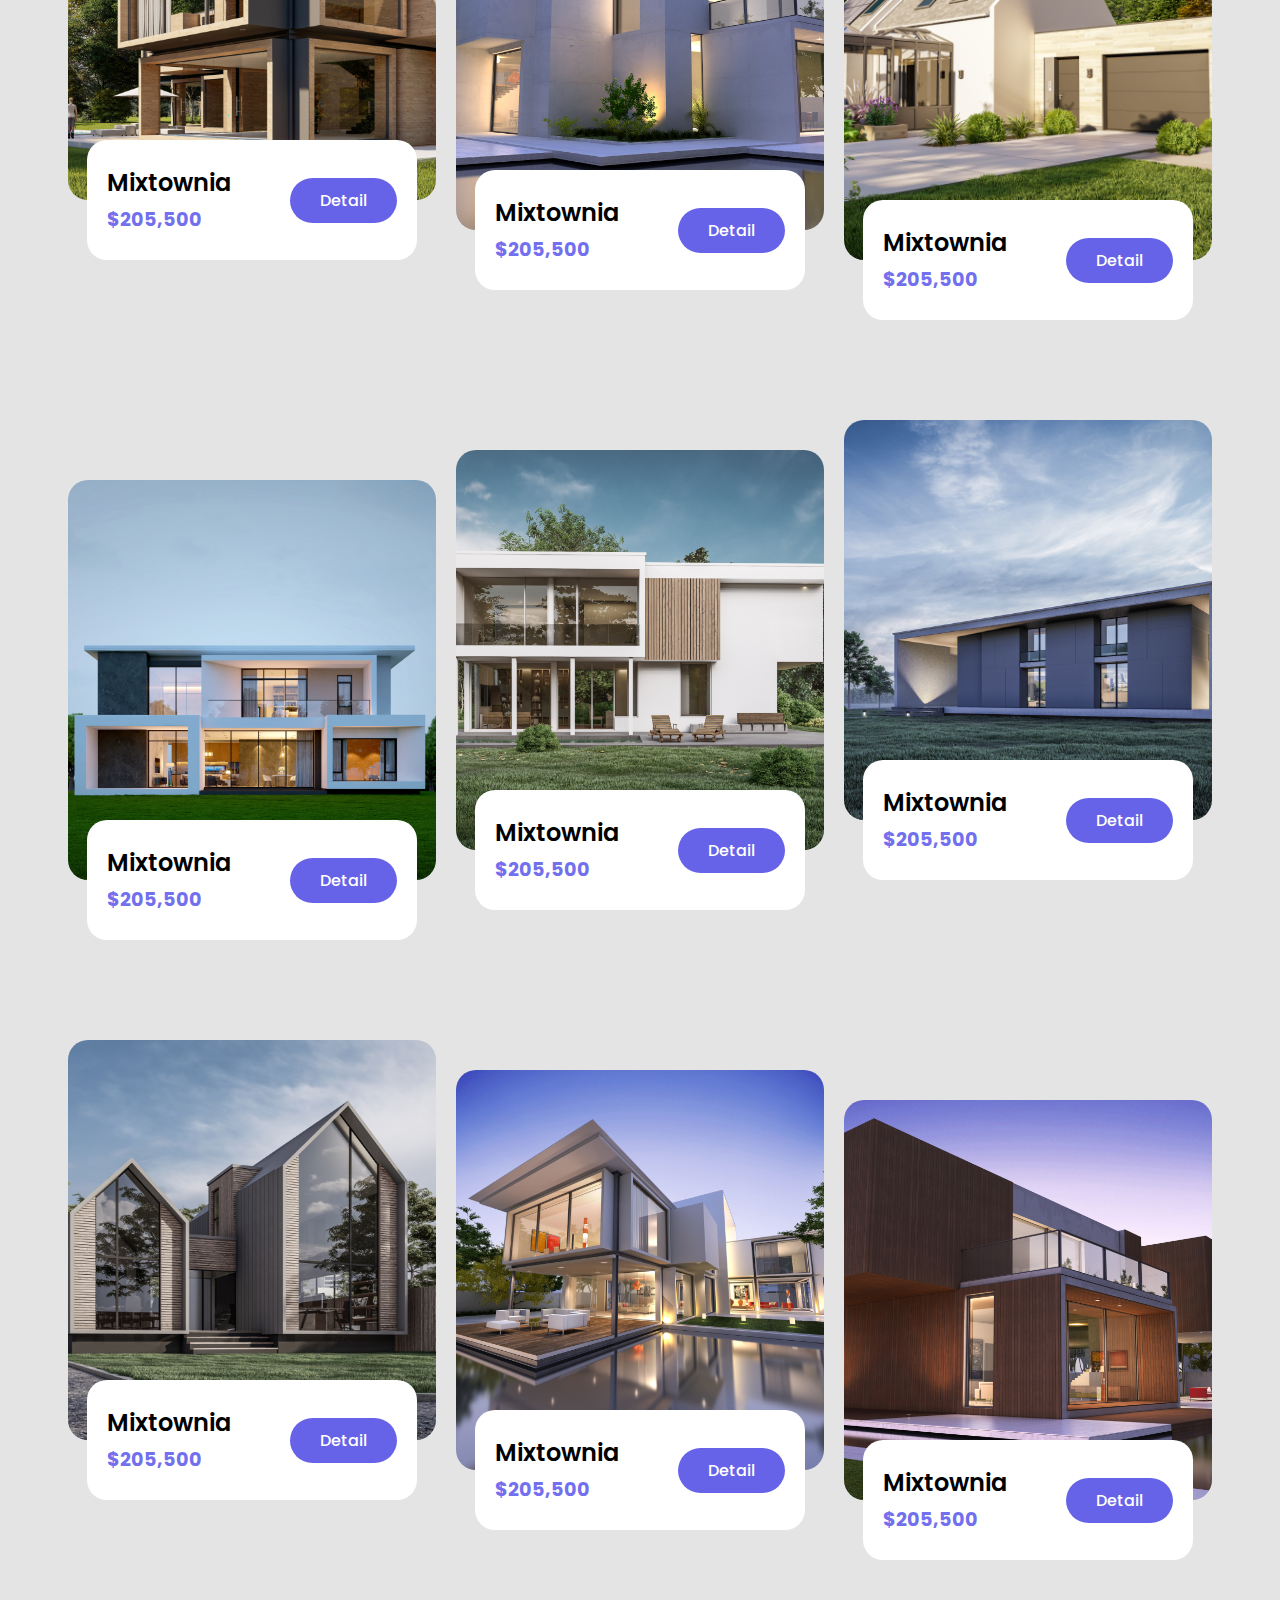
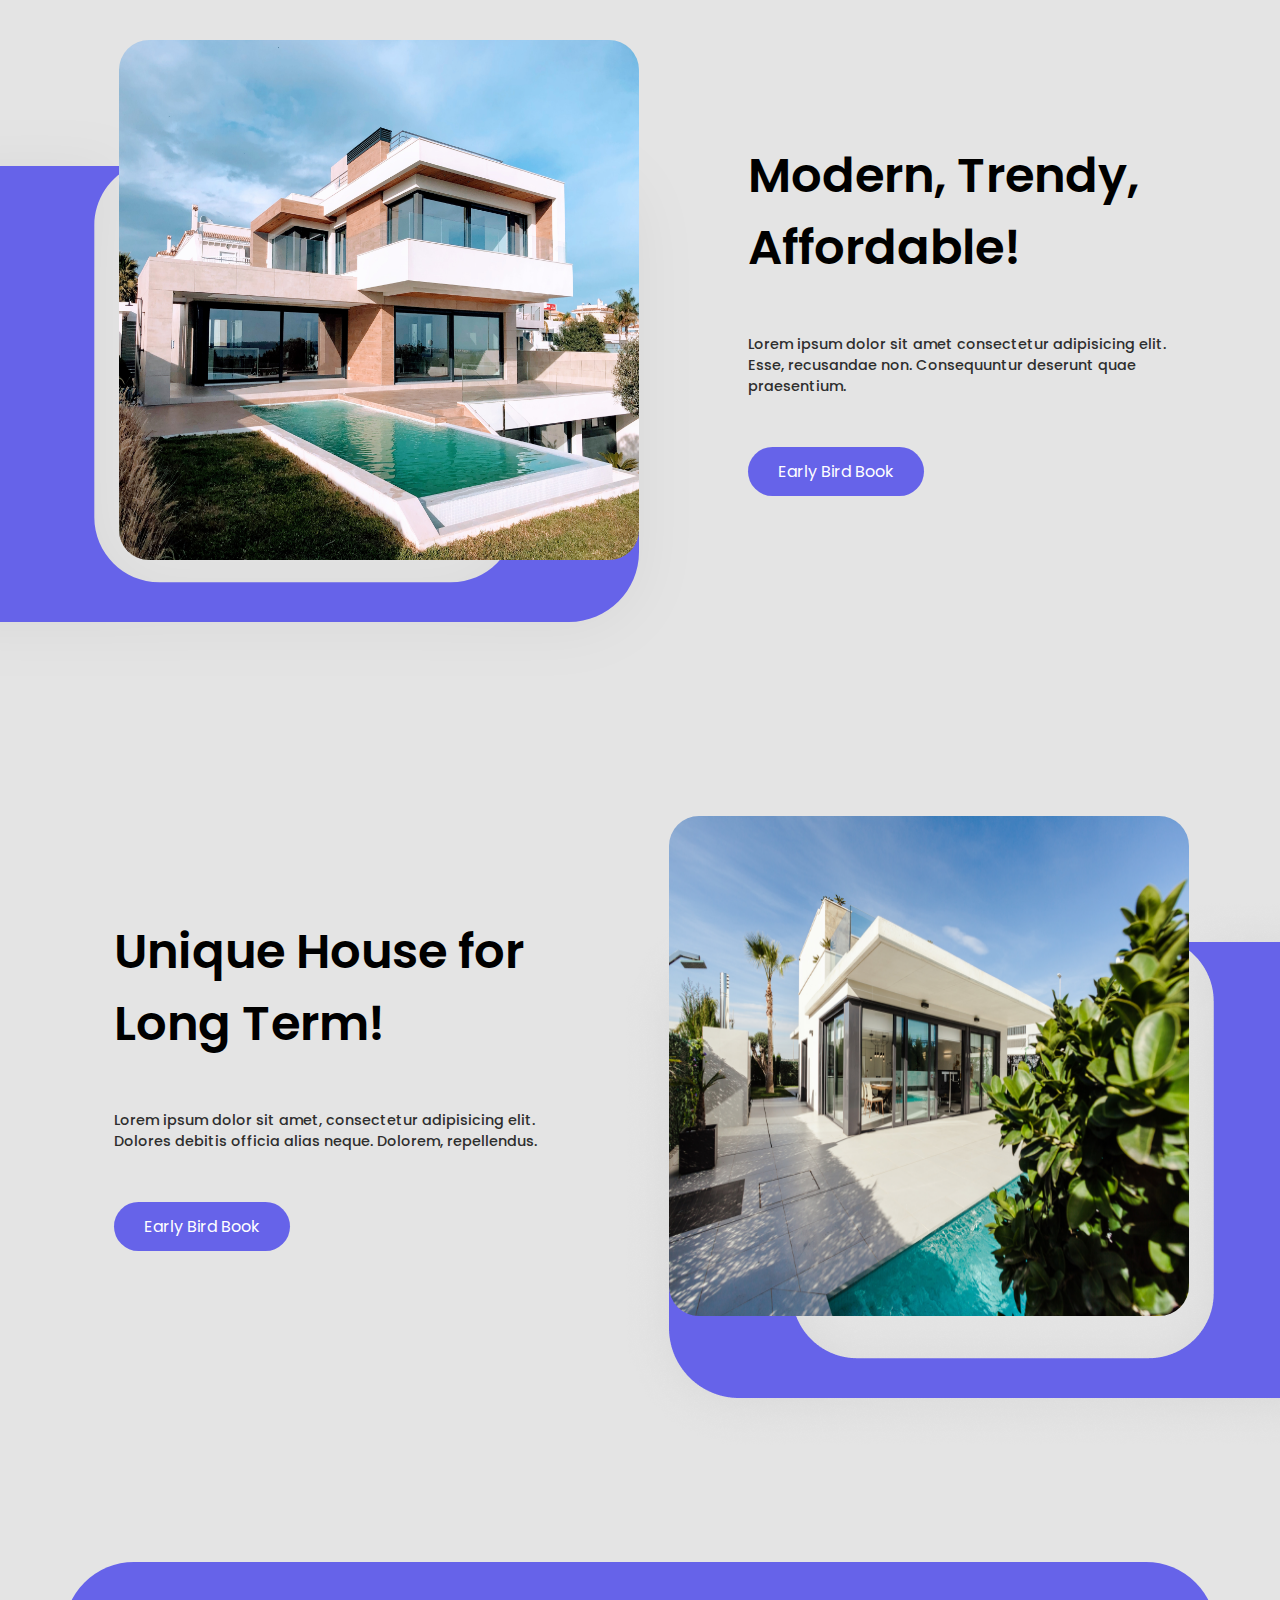
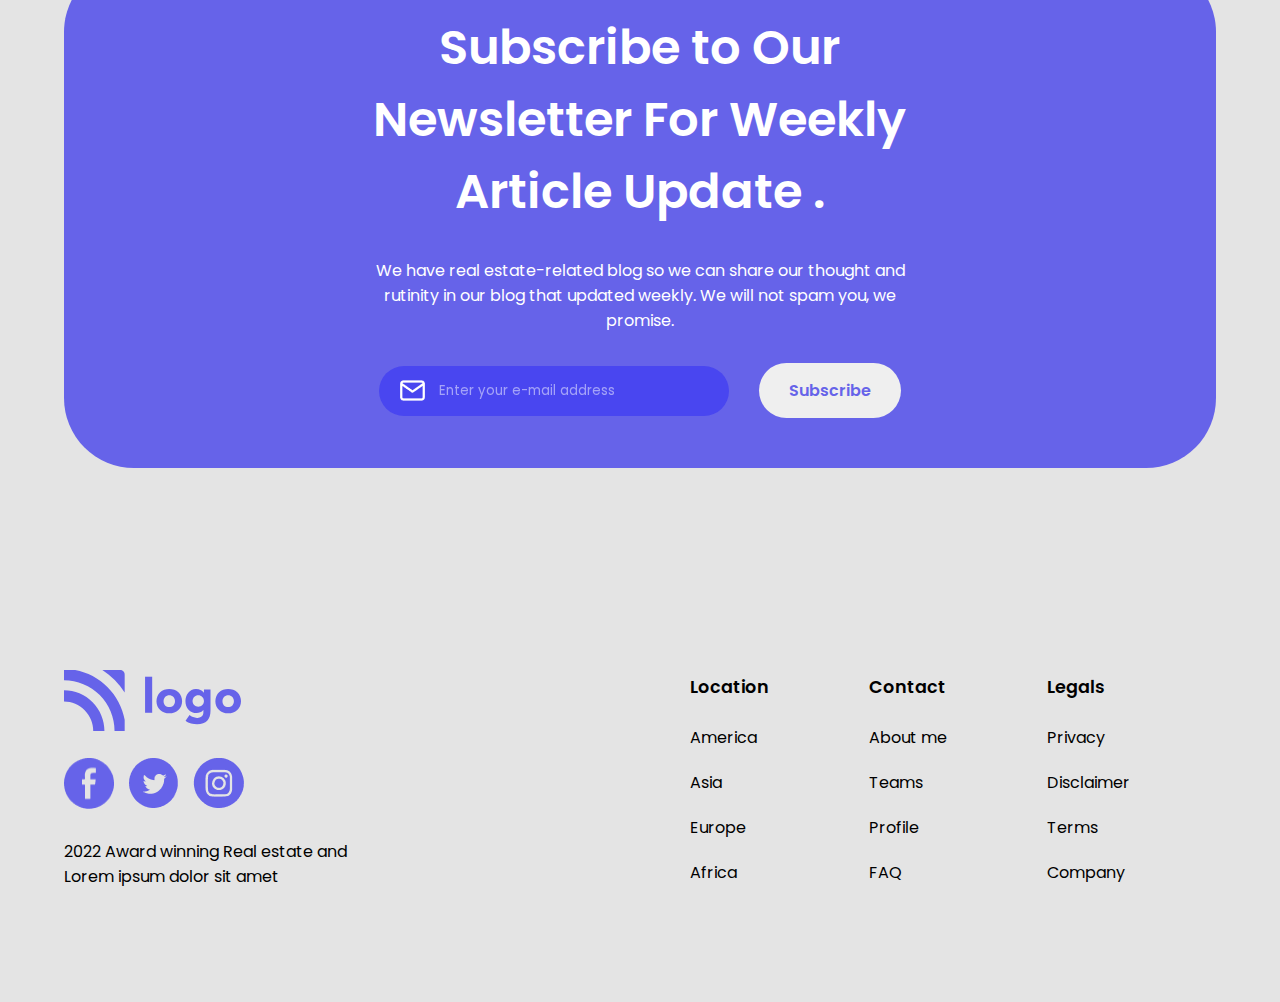
<file: HTML-CSS/04_Project- Real Estate Landing Page/index.html>
<!DOCTYPE html>
<html lang="en">
<head>
    <meta charset="UTF-8">
    <meta http-equiv="X-UA-Compatible" content="IE=edge">
    <meta name="viewport" content="width=device-width, initial-scale=1.0">
    <link rel="preconnect" href="https://fonts.googleapis.com">
    <link rel="preconnect" href="https://fonts.gstatic.com" crossorigin>
    <link href="https://fonts.googleapis.com/css2?family=Poppins:ital,wght@0,100;0,200;0,300;0,400;0,500;0,600;0,700;0,800;0,900;1,100;1,200;1,300;1,400;1,500;1,600;1,700;1,800;1,900&display=swap" rel="stylesheet">
    <link rel="stylesheet" href="./style.css">
    <title>Real Estate</title>
</head>
<body>
    <div class="container">
        <nav class="navbar">
                <img src="./Icons/Logo.svg" alt="Logo">
                <ul>
                    <li><a href="#">Location</a></li>
                    <li><a href="#">Blog</a></li>
                    <li><a href="#">Testimonials</a></li>
                    <li><a href="#">Contact</a></li>
                </ul>
        </nav>
        <div class="line"></div>
        <div class="top_banner">
            <h1>Home That Makes You Living Life !</h1>
            <p>Are you looking for amazing Real estate? Don't worry! We got it for you!</p>
            <button>Learn More</button>
        </div>
    </div>
    <div class="logoname">
        <img src="./Icons/logoName.svg" alt="logoName">
        <img src="./Icons/logoName.svg" alt="logoName">
        <img src="./Icons/logoName.svg" alt="logoName">
        <img src="./Icons/logoName.svg" alt="logoName">
        <img src="./Icons/logoName.svg" alt="logoName">
    </div>
    <main>
        <h1>Our Best Estate,<br>are Modern!</h1>
        <div class="estate">
            <div class="bungalow1">
                <div class="cardimage">
                    <img src="./Photos/cardImage1.png" alt="cardImage1">
                </div>
                <div class="bungalow_price">
                    <p>Mixtownia <br><span>$205,500</span></p>
                    <button>Detail</button>
                </div>
            </div>
            <div class="bungalow2">
                <div class="cardimage">
                    <img src="./Photos/cardImage2.png" alt="cardImage1">
                </div>
                <div class="bungalow_price">
                    <p>Mixtownia <br><span>$205,500</span></p>
                    <button>Detail</button>
                </div>
            </div>
            <div class="bungalow3">
                <div class="cardimage">
                    <img src="./Photos/cardImage3.png" alt="cardImage1">
                </div>
                <div class="bungalow_price">
                    <p>Mixtownia <br><span>$205,500</span></p>
                    <button>Detail</button>
                </div>
            </div>
        </div>
        <div class="estate">
            <div class="bungalow3">
                <div class="cardimage">
                    <img src="./Photos/cardImage4.png" alt="cardImage1">
                </div>
                <div class="bungalow_price">
                    <p>Mixtownia <br><span>$205,500</span></p>
                    <button>Detail</button>
                </div>
            </div>
            <div class="bungalow2">
                <div class="cardimage">
                    <img src="./Photos/cardImage5.png" alt="cardImage1">
                </div>
                <div class="bungalow_price">
                    <p>Mixtownia <br><span>$205,500</span></p>
                    <button>Detail</button>
                </div>
            </div>
            <div class="bungalow1">
                <div class="cardimage">
                    <img src="./Photos/cardImage6.png" alt="cardImage1">
                </div>
                <div class="bungalow_price">
                    <p>Mixtownia <br><span>$205,500</span></p>
                    <button>Detail</button>
                </div>
            </div>
        </div>
        <div class="estate">
            <div class="bungalow1">
                <div class="cardimage">
                    <img src="./Photos/cardImage7.png" alt="cardImage1">
                </div>
                <div class="bungalow_price">
                    <p>Mixtownia <br><span>$205,500</span></p>
                    <button>Detail</button>
                </div>
            </div>
            <div class="bungalow2">
                <div class="cardimage">
                    <img src="./Photos/cardImage8.png" alt="cardImage1">
                </div>
                <div class="bungalow_price">
                    <p>Mixtownia <br><span>$205,500</span></p>
                    <button>Detail</button>
                </div>
            </div>
            <div class="bungalow3">
                <div class="cardimage">
                    <img src="./Photos/cardImage9.png" alt="cardImage1">
                </div>
                <div class="bungalow_price">
                    <p>Mixtownia <br><span>$205,500</span></p>
                    <button>Detail</button>
                </div>
            </div>
        </div>
        <div class="modern_house">
            <div class="modern_house-img">
                <img class="featureImageBg1" src="./Icons/featureImageBg1.svg" alt="featureImageBg1">
                <img class="featuresImg" src="./Photos/featuresImage1.png" alt="featuresImage1">
            </div>
            <div class="modern_trendy">
                <h2>Modern, Trendy, Affordable!</h2>
                <p>Lorem ipsum dolor sit amet consectetur adipisicing elit. Esse, recusandae non. Consequuntur deserunt quae praesentium.</p>
                <button>Early Bird Book</button>
            </div>
        </div>
        <div class="unique_house">
            <div class="unique_long-term">
                <h2>Unique House for Long Term!</h2>
                <p>Lorem ipsum dolor sit amet, consectetur adipisicing elit. Dolores debitis officia alias neque. Dolorem, repellendus.</p>
                <button>Early Bird Book</button>
            </div>
            <div class="unique_house-img">
                <img class="feature-Image2" src="./Icons/featureImageBg2.png" alt="featureImageBg2">
                <img class="featureImg2" src="./Photos/featuresImage2.png" alt="featuresImage2">
            </div>
        </div>
        <div class="newsletter">
            <h2>Subscribe to Our Newsletter For Weekly Article Update .</h2>
            <p>We have real estate-related blog so we can share our thought and rutinity in our blog that updated weekly. We will not spam you, we promise.</p>
            <div class="email">
                <img src="./Icons/mail.png" alt="mail">
                <input type="text" inputmode="email" placeholder="Enter your e-mail address">
                <button>Subscribe</button>
            </div>
        </div>
    </main>
    <footer>
        <div class="social">
            <img src="./Icons/Logo.svg" alt="logo">
            <div class="social--media">
                <img src="./Icons/facebook.png" alt="facebook">
                <img src="./Icons/twitter.png" alt="twitter">
                <img src="./Icons/instagram.png" alt="instagram">
            </div>
            <p>2022 Award winning Real estate and Lorem ipsum dolor sit amet</p>
        </div>
        <div class="location-contact">
            <div class="location">
                <h6>Location</h6>
                <ul>
                    <li>America</li>
                    <li>Asia</li>
                    <li>Europe</li>
                    <li>Africa</li>
                </ul>
            </div>
            <div class="contact">
                <h6>Contact</h6>
                <ul>
                    <li>About me</li>
                    <li>Teams</li>
                    <li>Profile</li>
                    <li>FAQ</li>
                </ul>
            </div>
            <div class="legals">
                <h6>Legals</h6>
                <ul>
                    <li>Privacy</li>
                    <li>Disclaimer</li>
                    <li>Terms</li>
                    <li>Company</li>
                </ul>
            </div>
        </div>
    </footer>
</body>
</html>
</file>
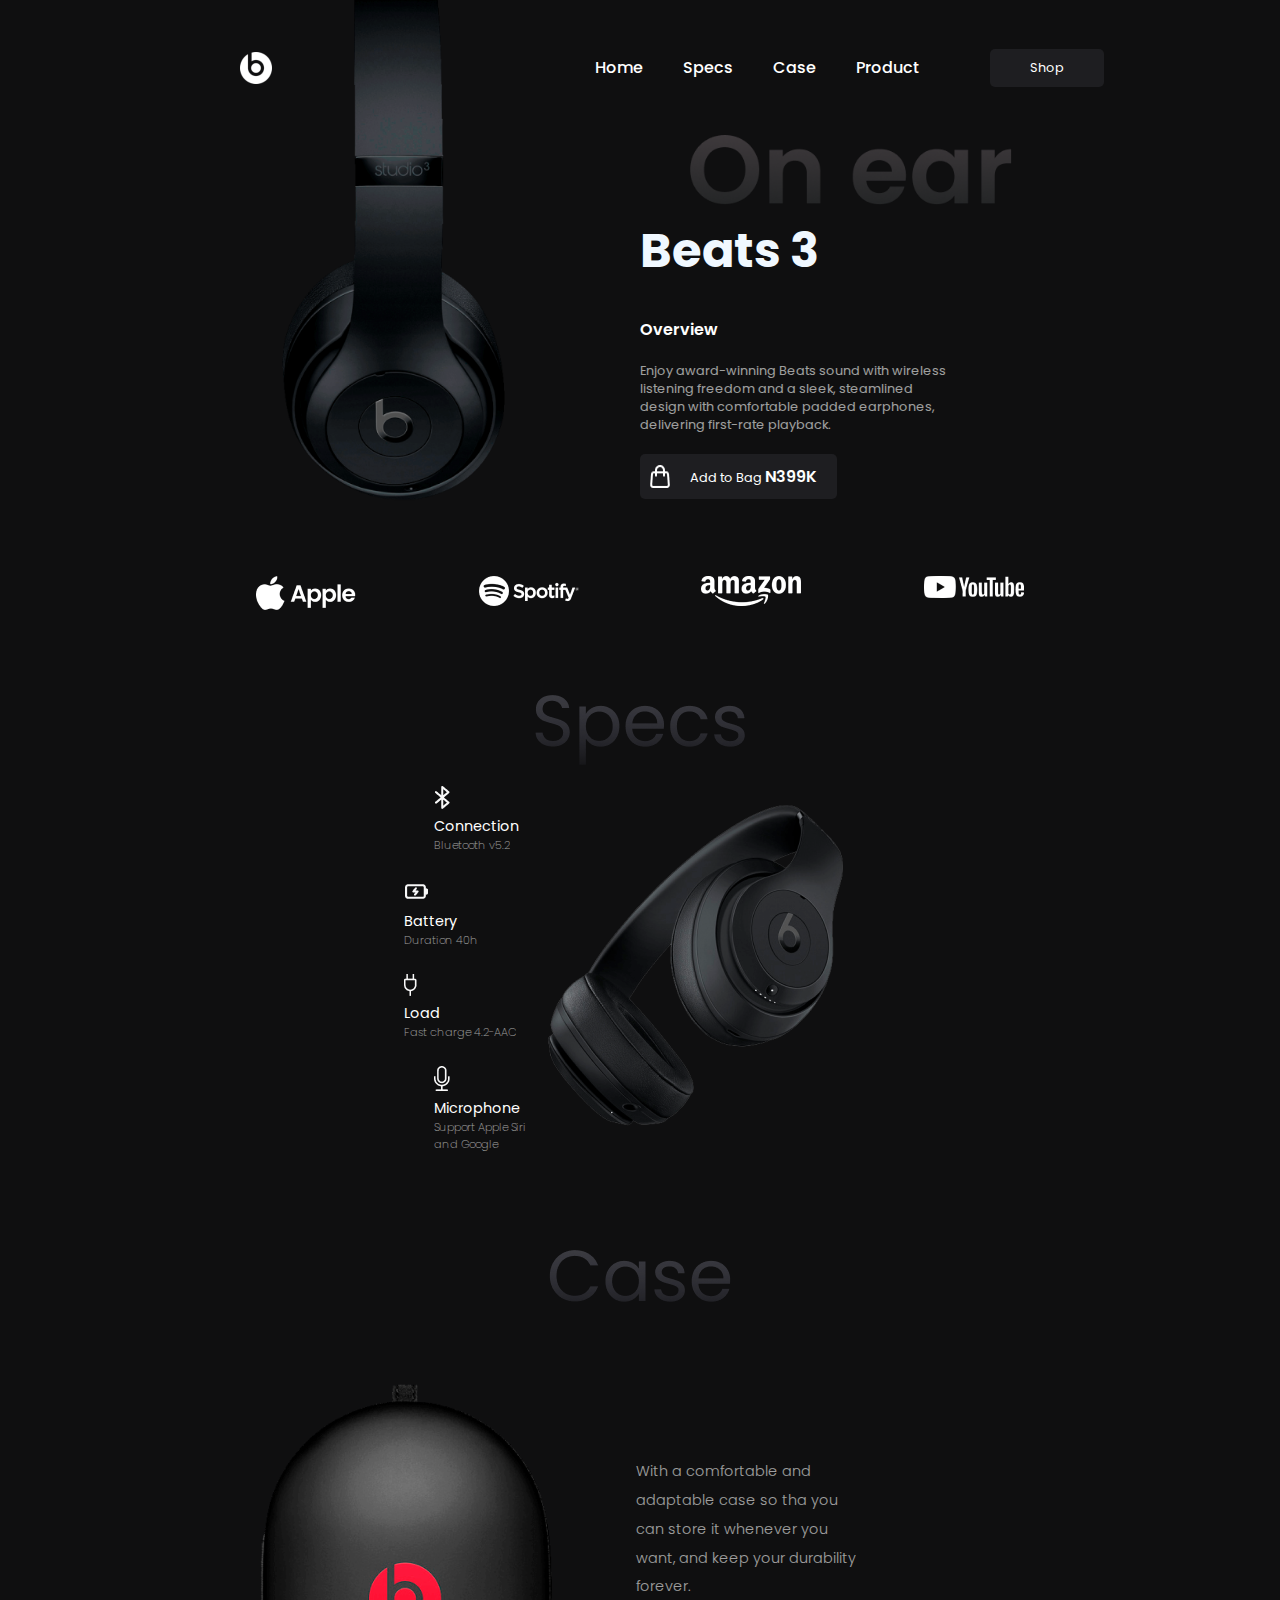
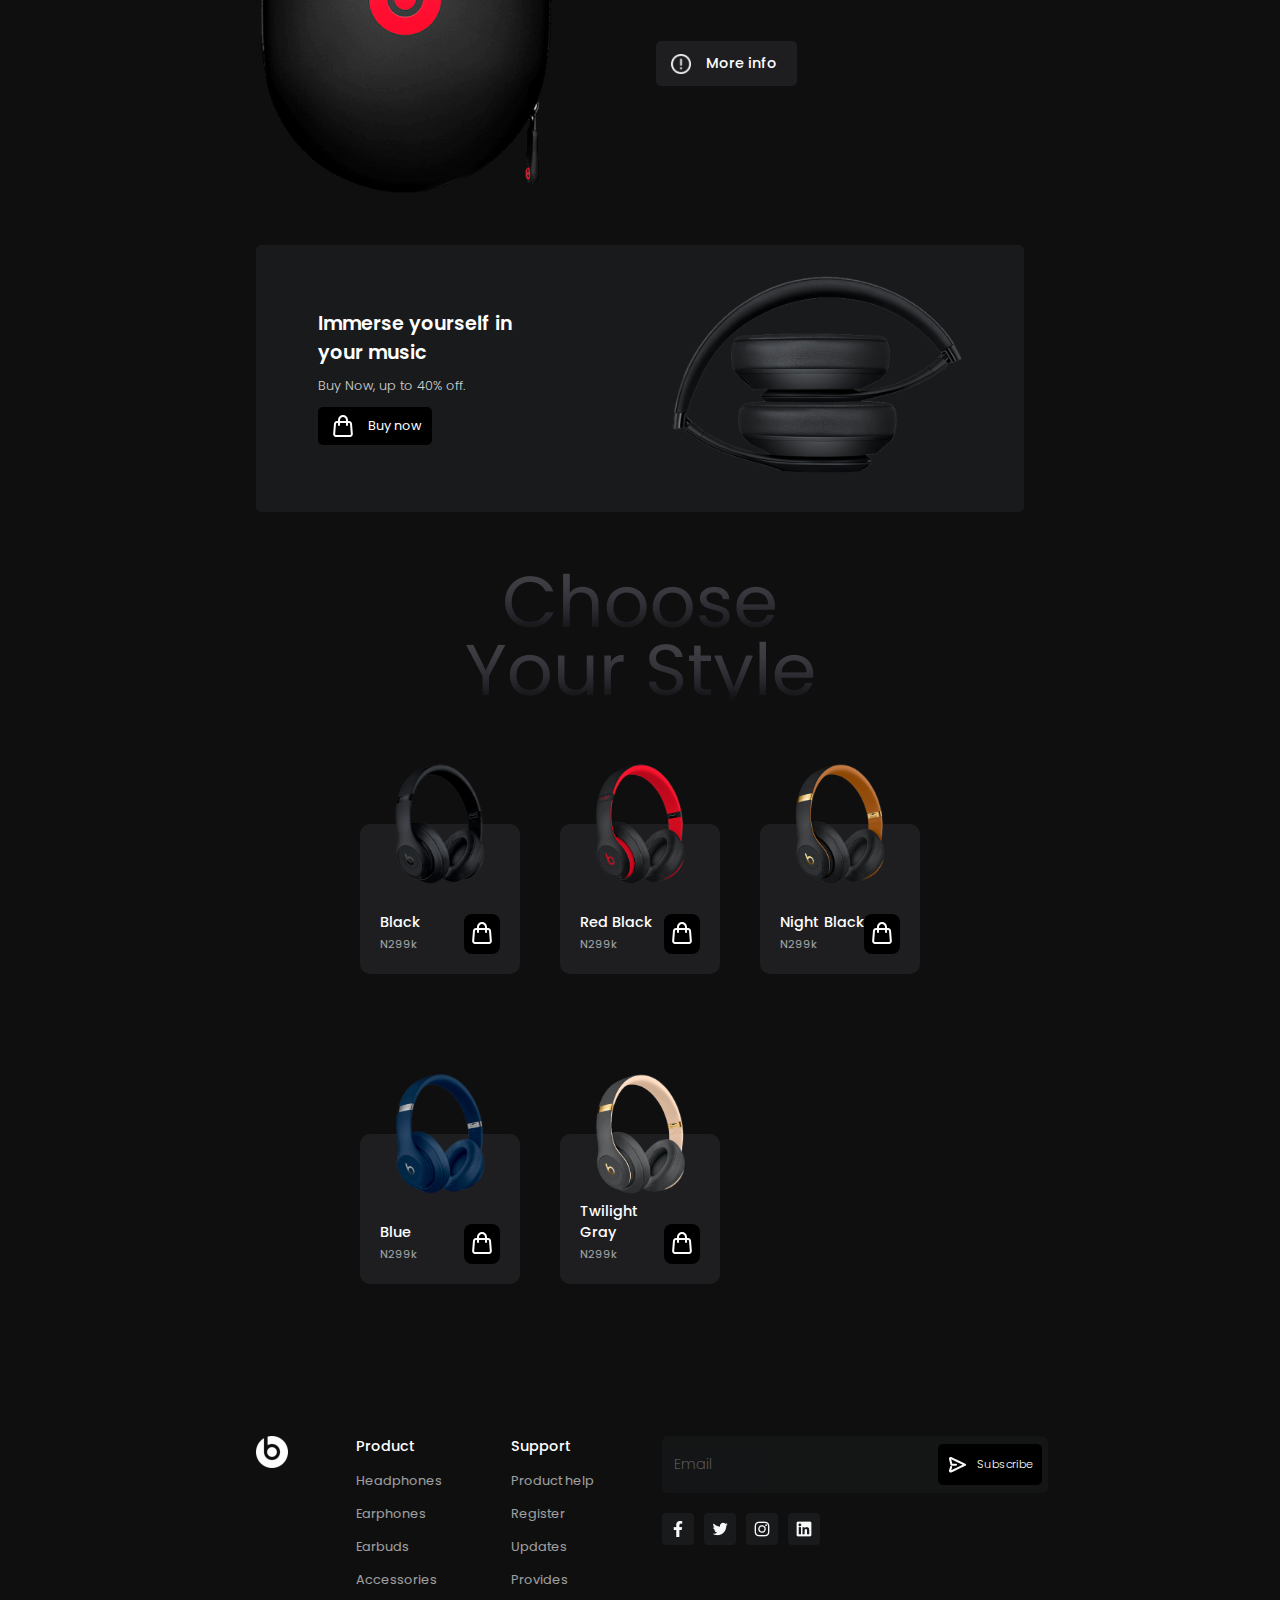
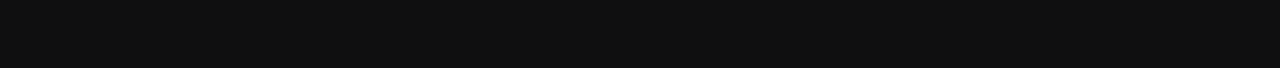
<file: HTML-CSS/05_Project- Beats Landing Page/index.html>
<!DOCTYPE html>
<html lang="en">
<head>
    <meta charset="UTF-8">
    <meta http-equiv="X-UA-Compatible" content="IE=edge">
    <meta name="viewport" content="width=device-width, initial-scale=1.0">
    <link rel="stylesheet" href="./style.css">
    <link rel="preconnect" href="https://fonts.googleapis.com">
    <link rel="preconnect" href="https://fonts.gstatic.com" crossorigin>
    <link href="https://fonts.googleapis.com/css2?family=Poppins:ital,wght@0,100;0,200;0,300;0,400;0,500;0,600;0,700;0,800;0,900;1,100;1,200;1,300;1,400;1,500;1,600;1,700;1,800;1,900&display=swap" rel="stylesheet">
    <title>Beats Audio</title>
</head>
<body>
    <div class="container">
        <nav class="navbar">
            <img src="./Photos/beatsLogo.png" alt="beatsLogo">
            <ul>
                <li><a href="#">Home</a></li>
                <li><a href="#">Specs</a></li>
                <li><a href="#">Case</a></li>
                <li><a href="#">Product</a></li>
                <button class="shop-btn">Shop</button>
            </ul>
        </nav>
    </div>
    <main>
        <div class="top-banner">
            <div class="mainimage">
                <img src="./Photos/mainImage.png" alt="mainImage">
            </div>
            <div class="onear-banner">
                <img src="./Photos/onEar.png" alt="onEar">
                <h1>Beats 3</h1>
                <p class="overview">Overview</p>
                <p class="overview--Enjoy">Enjoy award-winning Beats sound with wireless listening freedom and a sleek, steamlined design with comfortable padded earphones, delivering first-rate playback.</p>
                <div class="shoppding--bag">
                    <img src="./Icons/shoppingBag.png" alt="shoppingBag">
                    <button class="shoppding--bag_btn">Add to Bag <span class="n399k"> N399K</span></button>
                </div>
            </div>
        </div>
    </main>
    <div class="online-platform">
        <img src="./Photos/appleLogo.png" alt="appleLogo">
        <img src="./Photos/spotifyLogo.png" alt="spotifyLogo">
        <img src="./Photos/amazonLogo.png" alt="amazonLogo">
        <img src="./Photos/youtubeLogo.png" alt="youtubeLogo">
    </div>
    <section>
        <div class="spece">
            <img class="specsLogo" src="./Icons/specsLogo.png" alt="specsLogo">
            <div class="spece--banner">
                <div class="specification">
                    <div class="bluetooth">
                        <img src="./Icons/bluetooth.png" alt="bluetooth">
                        <p>Connection</p>
                        <p>Bluetooth v5.2</p>
                    </div>
                    <div class="battery">
                        <img src="./Icons/battery.png" alt="battery">
                        <p>Battery</p>
                        <p>Duration 40h</p>
                    </div>
                    <div class="charger">
                        <img src="./Icons/charger.png" alt="charger">
                        <p>Load</p>
                        <p>Fast charge 4.2-AAC</p>
                    </div>
                    <div class="mic">
                        <img src="./Icons/mic.png" alt="mic">
                        <p>Microphone</p>
                        <p>Support Apple Siri <br>and Google</p>
                    </div>
                </div>
                <div class="specsImage">
                    <img src="./Photos/specsImage.png" alt="specsImage">
                </div>
            </div>
        </div>
    </section>
    <div class="case">
        <img class="caseLogo" src="./Icons/caseLogo.png" alt="caseLogo">
        <div class="case_info">
            <div class="caseImage">
                <img src="./Photos/caseImage.png" alt="caseImage">
            </div>
            <div class="case_comfortable">
                <p>With a comfortable and adaptable case so tha you can store it whenever you want, and keep your durability forever.</p>
                <div class="more_info">
                    <img src="./Icons/group.png" alt="group">
                    <button>More info</button>
                </div>
            </div>
        </div>
    </div>
    <div class="headphone">
        <div class="buy_headphone">
            <div class="immerse_yourself">
                <h4>Immerse yourself in your music</h4>
                <p>Buy Now, up to 40% off.</p>
                <div class="buy_now">
                    <img src="./Icons/Group.svg" alt="shoppingicon">
                    <button>Buy now</button>
                </div>
            </div>
            <div>
                <img class="buyNowSectionImage" src="Photos/buyNowSectionImage.png" alt="buyNowSectionImage">
            </div>
        </div>
    </div>
    <!-- Shop section -->
    <section>
        <div class="buy--product">
            <img src="./Icons/productLogo.png" alt="productLogo">
            <div class="product">
                <div class="img_product">
                    <img class="blackheadphone" src="./Photos/black.png" alt="blackheadphone">
                    <div class="N299k">
                        <div class="back_n299k">
                            <p>Black <br><span>N299k</span></p>
                        </div>
                        <div class="shop_icon"><img src="./Icons/Group.svg" alt=""></div>
                    </div>
                </div>
                <div class="img_product">
                    <img class="blackheadphone" src="./Photos/redBlack.png" alt="blackheadphone">
                    <div class="N299k">
                        <div class="back_n299k">
                            <p>Red Black<br><span>N299k</span></p>
                        </div>
                        <div class="shop_icon"><img src="./Icons/Group.svg" alt=""></div>
                    </div>
                </div>
                <div class="img_product">
                    <img class="blackheadphone" src="./Photos/nightBlack.png" alt="blackheadphone">
                    <div class="N299k">
                        <div class="back_n299k">
                            <p>Night Black<br><span>N299k</span></p>
                        </div>
                        <div class="shop_icon"><img src="./Icons/Group.svg" alt=""></div>
                    </div>
                </div>
                <div class="img_product">
                    <img class="blackheadphone" src="./Photos/blue.png" alt="blackheadphone">
                    <div class="N299k">
                        <div class="back_n299k">
                            <p>Blue<br><span>N299k</span></p>
                        </div>
                        <div class="shop_icon"><img src="./Icons/Group.svg" alt=""></div>
                    </div>
                </div>
                <div class="img_product">
                    <img class="blackheadphone" src="./Photos/twilightGray.png" alt="blackheadphone">
                    <div class="N299k">
                        <div class="back_n299k">
                            <p>Twilight Gray <br><span>N299k</span></p>
                        </div>
                        <div class="shop_icon"><img src="./Icons/Group.svg" alt=""></div>
                    </div>
                </div>
            </div>
        </div>
    </section>
    <footer>
        <div>
            <img src="./Photos/beatsLogo.png" alt="beatsLogo">
        </div>
        <div class="Product">
            <h6>Product</h6>
            <ul>
                <li>Headphones</li>
                <li>Earphones</li>
                <li>Earbuds</li>
                <li>Accessories</li>
            </ul>
        </div>
        <div class="Support">
            <h6>Support</h6>
            <ul>
                <li>Product help</li>
                <li>Register</li>
                <li>Updates</li>
                <li>Provides</li>
            </ul>
        </div>
        <div>
            <div class="email">
                <input type="text" inputmode="email" placeholder="Email">
                <p class="subscribe"><img src="./Icons/rightArrow.png" alt="">Subscribe</p>
            </div>
            <div class="social--media">
                <img src="./Icons/facebook.png" alt="facebook">
                <img src="./Icons/twitter.png" alt="twitter">
                <img src="./Icons/instagram.png" alt="instagram">
                <img src="./Icons/linkedin.png" alt="linkedin">
            </div>
        </div>
    </footer>
</body>
</html>
</file>
<file: HTML-CSS/02_Project- Hosting Site Landing Page/style.css>
*{
    margin: 0;
    padding: 0;
    box-sizing: border-box;
    font-family: Poppins;
}
body{
    max-width: 1440px;
    background-color: #000000;
    margin: auto; /* Auto */
    overflow: auto;
    height: 100vh;
    /* width: 100vw; */
}
.navbar{
    height: 15vh;
    display: flex;
    align-items: center;
    justify-content: space-between;
    padding: 0 5%;
}
.navlist{
    display: flex;
    flex-direction: row;
    list-style: none;
}
.navbar-list{
    margin: 10px;
    list-style: none;
    font-size: 1.1rem;
    color: #8f8f8f;
    text-decoration: none;
    font-weight: 300
}
.loginbtn{
    padding: 10px 30px;
    border-radius: 40px;
    border: none;
    color: #ffffff;
    font-size: 1.2rem;
    font-weight: 500;
    background-color: #0c8bfd;
    cursor: pointer;
}
.top_banner{
    display: flex;
    flex-direction: row;
    align-items: flex-start;
    flex-wrap: nowrap;
    overflow: auto;
}
.headllines{
    color: #ffffff;
    padding: 50px 5%;
    width: 50%;
}
h1{
    font-size: 3.5rem;
    font-weight: 500;
    color: #ffffff;
}
h1 span{
    color: #0c8bfd;
    font-style: italic;
    font-weight: 600;
}
.heading-para{
    padding: 25px 0px;
    color: #8f8f8f;
    font-size: 1rem;
}
.Getstarted{
    padding: 8px 25px;
    border-radius: 50px;
    border: none;
    color: #ffffff;
    font-size: 1rem;
    font-weight: 300;
    background-color: #0c8bfd;
    cursor: pointer;
}
.free-try{
    padding: 8px 25px;
    border-radius: 50px;
    color: #ffffff;
    border: 1px solid rgb(250, 250, 250);
    margin: 30px;
    font-size: 1rem;
    font-weight: 300;
    background: transparent;
    cursor: pointer;
}
.logo_banner{
    display: flex;
    flex-direction: row;
    justify-content: space-around;
    align-items: center;
    padding:  30px 0px;
    background-color: #1d1c1c;
}
.main_banner{
    display: flex;
    flex-direction: column;
    padding: 10% 5%;
    background: #ffffff;
}
.main-banner_heading{
    display: flex;
    flex-direction: column;
    align-items: center;
}
.main-banner_heading h2{
    color: #000000;
    font-size: 3rem;
    font-weight: 300;
}
.main-banner_heading p{
    color: #8f8f8f;
    text-align: center;
    font-size: 1rem;
    font-weight: 300;
}
.service_poster{
    display: flex;
    flex-direction: row;
    align-items: center;
    justify-content: space-between;
    padding: 30px 0%;
    margin-top: 80px;
}
.service_poster div{
    display: flex;
    flex-direction: column;
    justify-content: space-around;
    align-items: center;
    border: 2px solid rgb(0, 0, 0);
    height: 330px;
    width: 330px;
    padding: 18px;
    border-radius: 20px;
}
.service_poster div img{
    height: 90px;
}
.service_poster div h3{
    font-size: 1.5rem;
    font-weight: 600;
    text-align: center;
}
.service_poster div p{
    font-size: 1rem;
    font-weight: 400;
    text-align: center;
    color: #8f8f8f;
}
.signal{
    margin-top: -50px;
    background-color: #000000;
}
.signal h3{
    color: #ffffff;
}
.main_banner h2{
    font-size: 3rem;
    font-weight: 600;
    color: #000000;
    padding: 30px 0px;
}
.list_service{
    display: flex;
    flex-direction: row;
    justify-content: space-between;
}
.feartures_list{
    display: flex;
    flex-direction: column;
    justify-content: space-between;
    align-items: normal;
    height: 600px;
    width: 49%;
}
.feartures-li{
    display: flex;
    flex-direction: row;
    align-items: center;
    justify-content: space-between;
    height: 100px;
    border: 1px solid #000000;
    border-radius: 50px;
    margin-top: 10px;
    padding: 10px 25px;
    font-size: 1.3rem;
    font-weight: 100;
    color: #000000;
}
.feartures-li img{
    height: 50px;
}
.first{
    background-color:#0c8bfd ;
    border: none;
    color: #ffffff;
    font-weight: 100;
}
.feartures-li h4{
    font-weight: 600;
}
.feartures_list-iteam{
    width: 49%;
    height: 600px;
    padding: 10px 20px;
    background-color: #000000;
    border-radius: 20px;
}
.feartures_UL{
    display: flex;
    flex-direction: column;
    justify-content: space-between;
    align-items: normal;
}
.list-iteas{
    display: flex;
    color: #ffffff;
    height: 60px;
    margin-top: 10px;
    padding: 20px 15px;
    border-radius: 40px;
    background-color: #292828;
    align-items: center;
    font-size: 1rem;
}
.bullte{
    height: 15px;
    width: 15px;
    border-radius: 50%;
    background-color: #ffffff;
    margin-right: 10px;
}
.hosting_server{
    padding: 8% 5%;
}
.hosting_palns{
    display: flex;
    flex-direction: row;
    justify-content: space-around;
    align-items: center;
}
.hosting_palns h2{
    color: #ffffff;
    font-size: 4rem;
    font-weight: 500;
    text-align: center;
}
.hosting_palns img{
    height: fit-content;
}
.types_of_plans{
    display: flex;
    flex-direction: row;
    justify-content: space-between;
    align-items: center;
}
.server_plans{
    display: flex;
    flex-direction: column;
    color: #000000;
    background-color: #ffffff;
    margin-top: 50px;
    padding: 30px 25px;
    height: 700px;
    width: 380px;
    border-radius: 40px;
}
.server_plans-type, .standard_server_plan{
    font-size: 2rem;
    font-weight: 700;
}
.server_plan-price, .standard_plan-price{
    font-size: 3rem;
    font-weight: 600;
    padding: 10px 0px;
}
.server_plan-price span{
    color: #888787;
    font-size: 1.7rem;
    font-weight: 500;
}
.server_user-type, .standard_user-type{
    font-size: 0.9rem;
    font-weight: 500;
}
.line{
    margin: 20px 0px 30px 0px;
    height: 1.2px;
    background-color: #888787;
}
.server_facility{
    display: flex;
    flex-direction: column;
    justify-content: center;
    height: 50%;
}
.server_facility img, .standard_plan_facility img{
    
    height: 18px;
    margin-right: 10px;
}
.server_facility li{
    display: flex;
    align-items: center;
    list-style: none;
    margin: 7px 0px;
    font-size: 1.2rem;
}
.select_plan{
    padding: 20px 50px;
    border-radius: 50px;
    background-color: #0c8bfd;
    border: none;
    margin-top: 30px;
}
.select_plan a{
    text-decoration: none;
    font-size: 1rem;
    font-weight: 500;
    color: #ffffff;
}
.standard_server_plans{
    display: flex;
    flex-direction: column;
    color: #ffffff;
    background-color:#0c8bfd;
    margin-top: 50px;
    padding: 30px 25px;
    height: 700px;
    width: 380px;
    border-radius: 40px;
}
.standard_plan-price span{
    color: #85c5fe;
    font-size: 1.7rem;
    font-weight: 500;
}
.standard_line{
    margin: 20px 0px 30px 0px;
    height: 1.2px;
    background-color: #85c5fe;
}
.standard_plan_facility{
    display: flex;
    flex-direction: column;
    justify-content: center;
    height: 43%;
}
.standard_plan_facility li{
    display: flex;
    align-items: center;
    list-style: none;
    margin: 7px 0px;
    font-size: 1.2rem;
}
.standard_select{
    padding: 20px 50px;
    border-radius: 50px;
    background-color: #ffffff;
    border: none;
    margin-top: 45px;
}
.standard_select a{
    text-decoration: none;
    font-size: 1rem;
    font-weight: 500;
    color: #0c8bfd;
}
.premium-server_plans{
    display: flex;
    flex-direction: column;
    color: #000000;
    background-color: #ffffff;
    margin-top: 50px;
    padding: 30px 25px;
    height: 700px;
    width: 380px;
    border-radius: 40px;
}
.premium-server_plans-type{
    font-size: 2rem;
    font-weight: 700;
}
.premium-server_plan-price{
    font-size: 3rem;
    font-weight: 600;
    padding: 10px 0px;
}
.premium-server_plan-price span{
    color: #888787;
    font-size: 1.7rem;
    font-weight: 500;
}
.premium-server_user-type{
    font-size: 0.9rem;
    font-weight: 500;
}
.premium-server_facility{
    display: flex;
    flex-direction: column;
    justify-content: center;
    height: 43%;
}
.premium-server_facility img{
    
    height: 18px;
    margin-right: 10px;
}
.premium-server_facility li{
    display: flex;
    align-items: center;
    list-style: none;
    margin: 7px 0px;
    font-size: 1.2rem;
}
.premium-select_plan{
    padding: 20px 50px;
    border-radius: 50px;
    background-color: #0c8bfd;
    border: none;
    margin-top: 45px;
}
.premium-select_plan a{
    text-decoration: none;
    font-size: 1rem;
    font-weight: 500;
    color: #ffffff;
}
.ratting_banner{
    /* display: flex; */
    background-color: #ffffff;
    padding: 8% 5%;
}
.customer_rew{
    display: flex;
    flex-wrap: wrap;
    flex-direction: row;
    justify-content: space-between;
    align-items: center;
    padding: 20px 0px;
}
.customer_rew h4{
    width: 50%;
    font-size: 3.5rem;
    color: #000000;
}
.customer_rew p{
    width: 45%;
    font-size: 1.2rem;
    color: #888787;
}
.customer_review{
    display: flex;
    flex-direction: row;
    justify-content: space-between;
    align-items: center;
}
.customer_review_ratting{
    display: flex;
    flex-direction: column;
    justify-content: space-between;
    background-color: #000000;
    color: #ffffff;
    padding: 40px;
    width: 48%;
    height: 400px;
    border-radius: 30px;
}
.customer_review_ratting img{
    height: 50px;
}
.stars img{
    height: 30px;
}
footer{
    padding: 60px 5%;
}
footer h3{
    color: #ffffff;
    text-align: center;
    font-size: 3.2rem;
    padding: 30px;
    font-weight: 500;
}
.form{
    display: flex;
    justify-content: space-between;
    padding: 50px 20px;
    margin-top: 60px;
    background-color: #292828;
    border-radius: 30px;
    
}
.form input{
    padding: 20px 80px 20px 30px;
    border-radius: 50px;
    border: none;
    background-color:#535353;
    color: #ffffff;
    font-size: 1rem;
}
.form button{
    padding: 20px 50px;
    border-radius: 50px;
    border: none;
    background-color: #0c8bfd;
    color: #ffffff;
}
::placeholder{
    color: #a5a4a4;
    text-align:start ;
    font-size: 1rem;
}
.footer_base{
    display: flex;
    flex-direction: row;
    justify-content: space-between;
    align-items: start;
    color: #e2e1e1;
    padding: 40px 30px;
}
.footer_option{
    display: block;
}
.footer_option h6{
    font-size: 1.2rem;
    font-weight: 300;
    padding: 20px 0;
}
.footer_option ul{
    display: flex;
    flex-direction: column;
    list-style: none;
}
.footer_option ul li{
    margin: 10px 0;
    font-size: 1rem;
    font-weight: 200;
}
</file>
<file: HTML-CSS/03_Project- Gaming Landing Page/style.css>
*{
    margin: 0;
    padding: 0;
    box-sizing: border-box;
    font-family: Poppins;
}
body{
    max-width: 1440px;
    /* background: ; */
    margin: auto; /* Auto */
    overflow: auto;
    height: 100vh;
    /* width: 100vw; */
    
}
.container{
    background-image: url(./futuristic-bg.png);
    background-size: cover;
}
.navbar{
    height: 15vh;
    display: flex;
    align-items: center;
    justify-content: space-between;
    padding: 0 5%;
}
.navbar ul{
    display: flex;
    margin-left: -200px;   
}
.navbar ul li{
    margin: 0 15px;
    list-style: none;
}
.navbar ul li a{
    text-decoration: none;
    font-size: 0.9rem;
    font-weight: 300;
    color: #ffffff;
}
.navbar div :first-child{
    padding: 10px 25px;
    font-size: 0.9rem;
    font-weight: 300;
    border: none;
    color: #ffffff;
    background: none;
    cursor: pointer;
}
.navbar div :nth-child(2){
    padding: 10px 25px;
    font-size: 0.9rem;
    font-weight: 300;
    color: #ffffff;
    background-color: #f4694c;
    border: none;
    cursor: pointer;
}
.top-banner{
    display: flex;
    justify-content: space-between;
    align-items: center;
    padding: 7% 5%;
}
.play_game{
    width: 45%;
}
.play_game h1{
    font-size: 3rem;
    font-weight: 700;
    color: #ffffff;
}
.play_game p{
    padding: 30px 0;
    font-size: 1rem;
    font-weight: 300;
    color: #dddddd;
}
.play_game button{
    display: inline;
}
.Get-started{
    margin: 0 15px 0 0;
    padding: 15px 40px;
    font-size: 1.1rem;
    font-weight: 400;
    color: #ffffff;
    background-color: #f4694c;
    border: none;
    cursor: pointer;
}
.Learn-more{
    margin: 0 15px 0 0;
    padding: 13px 40px;
    font-size: 1.1rem;
    font-weight: 400;
    color: #ffffff;
    background: none;
    border: 2px solid #ffffff;
    cursor: pointer;
}
.play-btn{
    color: #ffffff;
    display: flex;
    flex-direction: column;
    justify-content: space-between;
    align-items: center;
    width: 50%;
}
.play_btn-container{
    position: relative ;
    top: 120px;
}
.rightArrow{
    position: relative;
    float: right;
    top: -40px;
    right: -150px;
}
.play_btn-king{
    font-size: 1.3rem;
    font-weight: 300;
    align-items: center;
    position: relative;
    right: -60px;
    top: -20px;
    z-index: 1;
}
.games{
    display: flex;
    flex-direction: column;
    align-items: center;
    padding: 10% 5%;
}
.games h1{
    font-size: 3rem;
    font-weight: 700;
    padding: 0 15% 5%;
    text-align: center;
}
.type_of_games{
    display: flex;
    flex-wrap: wrap;
    flex-direction: row;
    justify-content: space-between;
    align-items: center;
    padding: 40px 0 ;
    width: 100%;
}
.game-character_banner{
    height: 500px;
    width: 290px;
    margin-left: 0;
    /* border: 1px solid black; */
    overflow: hidden;
}
.soilder_img{
    width: 100%; 
    height: 360px; 
    object-fit: cover; 
    object-position: 75% 0;
    /* height: 100% ;
    width:100% ;
    object-fit: cover;
    object-position: 10% 100%;
    position: relative;
    left: -60px; */
}
.Wariors_img{
    width: 100%; 
    height: 360px; 
    object-fit: cover; 
    object-position: 50% 0;
}
.pubjiken_img{
    width: 100%; 
    height: 360px; 
    object-fit: cover; 
    object-position: 50% 0;
}
.garela_img{
    width: 100%; 
    height: 360px; 
    object-fit: cover; 
    object-position: 55% 0;
}
.soldier-War{
    display: flex;
    flex-direction: column;
    padding: 5% 5%;
}
.solder_game{
    display: flex;
    flex-direction: row;
    justify-content: space-between;
    align-items: center;
    position: relative;
    top: -113px;
    backdrop-filter: blur(20px);
}
.the-war{
    font-size: 1rem;
    font-weight: 300;
    color: #ffffff;
}
.action{
    color: #ffffff;
    font-size: 0.8rem;
    font-weight: 200;
    padding: 4px 0;
}
.download{
    padding: 10px 12px;
    margin-right: 5%;
    border: none;
    background-color: #f4694c;
    color: #ffffff;
    font-size: 0.9rem;
    font-weight: 200;
    cursor: pointer;

}
.war_game{
    display: flex;
    flex-wrap: wrap;
    flex-direction: row;
    justify-content: space-between;
    align-items: center;
}
.war-img{
    height: 450px;
    width: 45%;
}
.war_game-img{
    width: 100%; 
    height: 450px; 
    object-fit: cover; 
    object-position: 50% 0;
}
.war_game-heading{
    width: 60;
    display: flex;
    flex-direction: column;
}
.war_game-heading h2{
    font-size: 2.3rem;
    font-weight: 800;
    padding: 0 0 5% 0;
}
.war_game-heading p{
    font-size: 1rem;
    font-weight: 400;
    padding: 0 0 5% 0;
    margin: 0 0  60px 0;
}
.war_game-btn{
    display: inline;
}
.war_game-btn :nth-child(1){
    margin: 0 15px 0 0;
    padding: 15px 40px;
    font-size: 1rem;
    font-weight: 400;
    color: #ffffff;
    background-color: #f4694c;
    border: none;
    cursor: pointer;
}
.war_game-btn :nth-child(2){
    margin: 0 15px 0 0;
    padding: 12px 40px;
    font-size: 1rem;
    font-weight: 400;
    color: #f4694c;
    background-color: transparent;
    border: 2px solid #f4694c;
    cursor: pointer;
}
.week--games{
    display: flex;
    justify-content: space-between;
    align-items: center;
    padding: 0 5%;
}
.game_recommned{
    width: 40%;
}
.game_recommned h2{
    font-size: 2.5rem;
    font-weight: 700;
}
.next-arrows{
    display: inline-block;
}
.next-arrows :nth-child(1){
    padding: 25px 20px;
    background-color: #f8d1c8;
    margin-left: 20px;
    cursor: pointer;
}
.next-arrows :nth-child(2){
    padding: 25px 20px;
    background-color:#f4694c;
    margin-left: 20px;
    cursor: pointer;
}
.weekily-games{
    padding: 5%;
    display: grid;
    flex-wrap: wrap;
    grid-template-columns: repeat(2, 1fr);
    row-gap: 50px;
    column-gap: 50px;
}
.human_battle_weekily-games{
    /* width: 50%; */
    display: flex;
    flex-direction: row;
    align-items: center;
    justify-content: space-around;
    padding: 5% 0;
}
.human_battle--img{
    height: 275px;
    width: 235px;
    margin-left: 0;
    /* border: 1px solid black; */
    overflow: hidden;
}
.human_battle--img img{
    width: 100%; 
    height: 300px; 
    object-fit: cover; 
    /* object-position: 55% 0;  */
}
.human_batle{
    display: block;
    margin-left: 30px;
    width: 50%;
}
.human_batle h3{
    font-size: 1.3rem;
    font-weight: 700;
    color: #000000;
    padding: 0 0 10px 0;
}
.sport_type{
    padding: 10px 0;
    font-size: 1rem;
    font-weight: 700;
    color: #f4694c;
}
.about--game{
    margin-top: 5px;
    color: #000000;
    font-size: 0.84rem;
    font-weight: 400;
}
.human_batle button{
    margin: 15px 0 0 0;
    padding: 10px 30px;
    font-size: 1rem;
    font-weight: 300;
    color: #ffffff;
    background-color: #f4694c;
    border: none;
    cursor: pointer;
}
.most_played_games{
    padding: 8% 5%;
    background: #000108;
    display: flex;
    flex-direction: column;
    justify-content: space-between;
    align-items: center;
}
.most_played_games h3{
    font-size: 2.2rem;
    color: #ffffff;
    text-align: center;
}
.most_played_games p{
    margin-left: 30%;
    padding: 60px 0 30px;
    font-size: 0.9rem;
    font-weight: 300;
    color: #acaaaa;
}
.gameoftheworld{
    margin-left: 38%;
    height: 60px;
}
.most_played_games-posters{
    display: flex;
    flex-direction: row;
    align-items: baseline;
    padding: 0 5%;
    background-color: #000108;
}
.most_played_games-posters img{
    margin: 25px ;
}
.most_played_games-posters :nth-child(1){
    width: 402px;
    height: 407px;
    position: relative;
    top: -300px;
    z-index: 1;
    }
.most_played_games-posters :nth-child(2){
    width: 300px;
    height: 400px;
    position: relative;
    top: -160px;
    z-index: 1;
}
.most_played_games-posters :nth-child(3){
    width: 300px;
    height: 250px;
    position: relative;
    top: -160px;
    z-index: 1;
}
.gammer_poster{
    width: 100%;
    /* background-color: #000108; */
    /* padding: 5% 0; */
    /* position: absolute; */
}
.gammer_poster img{
    width: 100%;
    filter: brightness(40%);
    /* margin-bottom: -450px ; */
}
.unforgettable{
    display: flex;
    flex-direction: column;
    align-items: center;
    color: #ffffff;
    padding: 5% 0;
    position: relative;
    margin-top: -450px;
    z-index: 1;
}
.unforgettable h3{
    font-size: 2.2rem;
    font-weight: 600;
    text-align: center;
    color: #ffffff;
    /* padding: 10px 0; */

}
.unforgettable p{
    font-size: 0.9rem;
    font-weight: 300;
    text-align: center;
    color: #ffffff;
    opacity: 40%;
    padding: 25px 0;
}
.Get-started-last{
    margin: 0 15px 0 0;
    padding: 10px 30px;
    font-size: 1rem;
    font-weight: 300;
    color: #ffffff;
    background-color: #f4694c;
    border: none;
    cursor: pointer; 
}
footer{
    display: flex;
    flex-direction: row;
    justify-content: space-between;
    align-items: start;
    color: #e2e1e1;
    /* padding: 40px 30px; */
    padding: 8% 5%;
    background: #000108;
}
.footer_play{
    font-size: 0.8rem;
    font-weight: 300;
    padding: 20px 0;
}
.social_media{
    display: inline-block;
}
.social_media img{
    margin: 10px 5px 0 0;
    cursor: pointer;

}
.footer_option-logo{
    display: flex;
    flex-direction: flex;
    justify-content: space-between;
    padding: 2% 0;

}
.footer_option{
    display: block;
}
.footer_option h6{
    font-size: 1.2rem;
    font-weight: 300;
    padding: 20px 0;
}
.footer_option ul{
    display: flex;
    flex-direction: column;
    list-style: none;
}
.footer_option ul li{
    margin: 10px 0;
    font-size: 1rem;
    font-weight: 200;
    cursor: pointer;
}
.line{
    height: 2px;
    width: 100%;
    background-color: #686565;
}
.blank{
    padding: 3% 100%;
    background-color: #01000a;
}
</file>
<file: HTML-CSS/04_Project- Real Estate Landing Page/style.css>
*{
    margin: 0;
    padding: 0;
    box-sizing: border-box;
    font-family: Poppins;
}
body{
    max-width: 1440px;
    margin: auto; 
    overflow: auto;
    height: 100vh;  
}
.container{
    background-image: url(./mainBackground.png);
    background-size: cover;
    height: 120%;
    /* filter: brightness(50%); */
    padding: 0 5%;
}
nav{
    height: 15vh;
    display: flex;
    align-items: center;
    justify-content: space-between;
    padding: 0 5%;
}
nav img{
    height: 50px;
}
nav ul{
    display: flex;
    margin-left: -200px;   
}
nav ul li{
    margin: 0 15px;
    list-style: none;
}
nav ul li a{
    text-decoration: none;
    font-size: 1.2rem;
    font-weight: 300;
    color: #ffffff;
    /* filter: brightness(150%); */
}
.line{
    display: flex;
    justify-content: center;
    align-items: center;
    height: 1px;
    width: 100%;
    background-color: #ffffff;
    /* margin: 0 5%; */
}
.top_banner h1{
    width: 60%;
    font-size: 3.5rem;
    color: #ffffff;
    font-weight: 600;
    margin: 10% 0 0 5%;
}
.top_banner p{
    width: 30%;
    font-size: 1rem;
    color: #ffffff;
    font-weight: 300;
    margin: 10px 5%;
}
.top_banner button{
    padding: 15px 40px;
    border-radius: 50px;
    border: none;
    font-size: 1rem;
    font-weight: 400;
    color: #ffffff ;
    background-color:#6663e9;
    margin: 10px 0 0 5%;
    cursor: pointer;
}
.logoname{
    display: flex;
    justify-content: space-between;
    padding: 5% 10%;
    border-radius: 50px;
    background-color: #ffffff;
    position: relative;
    margin: -90px 5%;
}
main{
    padding: 100px 5%    ;
    display: flex;
    flex-direction: column;
    align-items: center;
    background-color: #e4e4e4;
}
main h1{
    padding: 20px 0;
    font-size: 3rem;
    font-weight: 700;
    text-align: center;
    color: black;
}
.estate{
    display: flex;
    flex-direction: row;
}
.bungalow1, .bungalow2, .bungalow3{
    padding: 50px 10px;
    display: flex;
    flex-direction: column;
    align-items: center;
}
.bungalow2{
    position: relative;
    margin-top: 30px;
}
.bungalow3{
    position: relative;
    margin-top: 60px;
}
.cardimage{
    width: 368px;
    height: 400px;
    /* border-radius: 50px; */
}
.cardimage img{
    width: 100%; 
    height: 100%; 
    object-fit: cover; 
    object-position: 50% 0;
    overflow: hidden;
    border-radius: 20px;
}
.bungalow_price{
    width: 330px;
    height: 120px;
    padding: 15px 20px;
    display: flex;
    justify-content: space-between;
    align-items: center;
    border-radius: 20px;
    background-color: #ffffff;
    position: relative;
    margin-top: -60px;
}
.bungalow_price p{
    font-size: 1.5rem;
    font-weight: 600;
}
.bungalow_price p span{
    font-size: 1.2rem;
    font-weight: 700;
    color: #7270ee;
}
.bungalow_price button{
    padding: 10px 30px;
    border-radius: 50px;
    border: none;
    background: #6663e9;
    font-size: 1rem;
    font-weight: 500;
    color: #ffffff;
    cursor: pointer;

}
.modern_house{
    display: flex;
    flex-direction: row;
    /* justify-content: space-between; */
    padding: 100px 0;
    width: 100%;
}
.modern_house-img{
    display: flex;
    flex-direction: row;
    width: 55%;
}
.featureImageBg1{
    margin-left: -70px;
}
.featuresImg{
    height: 520px;
    width: 520px;
    border-radius: 30px;
    position: relative;
    top: -70px;
    left: -580px;
}
.modern_trendy{
    width: 45%;
    display: block;
    align-items: center;
    padding: 30px 50px;
}
.modern_trendy h2{
    font-size: 3rem;
    font-weight: 600;
    color: black;
}
.modern_trendy p{
    font-size: 0.9rem;
    font-weight: 500;
    color: rgb(46, 46, 46);
    padding: 50px 0;
}
.modern_trendy button{
    padding: 12px 30px;
    border-radius: 50px;
    border: none;
    background-color: #6663e9;
    color: #ffffff;
    font-size: 1rem;
    font-weight: 400;
    cursor: pointer;

}
.unique_house{
    display: flex;
    flex-direction: row;
    padding: 100px 0;
    width: 100%;
}
.unique_long-term{
    width: 50%;
    display: block;
    align-items: center;
    padding: 30px 50px;
}
.unique_long-term h2{
    font-size: 3rem;
    font-weight: 600;
    color: black;
}
.unique_long-term p{
    font-size: 0.9rem;
    font-weight: 500;
    color: rgb(46, 46, 46);
    padding: 50px 0;
}
.unique_house-img{
    display: flex;
    flex-direction: row;
    width: 50%;
}
.feature-Image2{
    height: 100%;
    margin-left: -31px;
}
.featureImg2{
    height: 500px;
    width: 520px;
    border-radius: 30px;
    position: relative;
    top: -70px;
    margin-left: -645px;
}
.unique_house button{
    padding: 12px 30px;
    border-radius: 50px;
    border: none;
    background-color: #6663e9;
    color: #ffffff;
    font-size: 1rem;
    font-weight: 400;
    cursor: pointer;

}
.newsletter{
    padding: 50px 100px;
    background-color: #6663e9;
    border-radius: 70px;
    display: flex;
    flex-direction: column;
    align-items: center;
}
.newsletter h2{
    width: 70%;
    font-size: 3rem;
    text-align: center;
    font-weight: 600;
    color: #ffffff;
}
.newsletter p{
    width: 60%;
    font-size: 1rem;
    text-align: center;
    font-weight: 400;
    color: #ffffff;
    padding: 30px 0;
}
.email{
    display: flex;
    flex-direction: row;
    align-items: center;
}
.email img{
    position: absolute;
    margin-left: 20px;
    z-index: 1;
}
.email input{
    padding: 15px 60px;
    width: 350px;
    border-radius: 50px;
    border: none;
    background-color: #4946f0;
}
::placeholder{
    color: #ffffff;
    opacity: 50%;
}
.email button{
    padding: 15px 30px ;
    border-radius: 50px;
    color: #6663e9;
    font-size: 1rem;
    font-weight: 600;
    border: none;
    margin-left: 30px;
    cursor: pointer;
}
footer{
    padding: 8% 5%;
    background-color: #e4e4e4;
    display: flex;
    flex-direction: row;
    align-items: center;
}
.social{
    display: block;
    width: 50%;
}
.social--media{
    display: flex;
    flex-direction: row;
    padding: 20px 0;
}
.social--media img{
    margin-right: 15px;
    cursor: pointer;
}
.social p{
    width: 50%;
    padding: 10px 0;
    font-size: 1rem;
}
.location-contact{
    display: flex;
    flex-direction: row;
    width: 50%;
}
.location{
    display: flex;
    flex-direction: column;
    padding: 0 50px;
}
.location h6{
    font-size: 1.1rem;
    font-weight: 600;
    padding: 0 0 15px;
}
.location ul li{
    list-style: none;
    padding: 10px 0;
}
.contact{
    display: flex;
    flex-direction: column;
    padding: 0 50px;
}
.contact h6{
    font-size: 1.1rem;
    font-weight: 600;
    padding: 0 0 15px;
}
.contact ul li{
    list-style: none;
    padding: 10px 0;
}
.legals{
    display: flex;
    flex-direction: column;
    padding: 0 50px;
}
.legals h6{
    font-size: 1.1rem;
    font-weight: 600;
    padding: 0 0 15px;
}
.legals ul li{
    list-style: none;
    padding: 10px 0;
}
</file>
<file: HTML-CSS/05_Project- Beats Landing Page/style.css>
*{
    margin: 0;
    padding: 0;
    box-sizing: border-box;
    font-family: Poppins;
}
body{
    max-width: 1440px;
    margin: auto; 
    overflow: auto;
    height: 100vh;  
    background-color:#0f0f10 ;
}
.container{
    padding: 0  10% 0 15%;

}
nav{
    height: 15vh;
    display: flex;
    align-items: center;
    justify-content: space-between;
    padding: 0 5%;
}
nav ul{
    display: flex;
    flex-direction: row;
    align-items: center;
}
nav ul li{
    margin: 0 20px;
    list-style: none;
}
nav ul button{
    padding: 10px 40px;
    border-radius: 5px;
    border: none;
    background-color: #1e1e21;
    font-size: 0.8rem;
    font-weight: 400;
    color: #ffffff;
    margin-left: 50px;
}
nav ul li a{
    text-decoration: none;
    font-size: 1rem;
    font-weight: 500;
    color: #ffffff;
}
.top-banner{
    padding: 0 20%;
    display: flex;
    justify-content: space-between;
}
.mainimage img{
    height: 550px;
    position: relative;
    margin-top: -180px;
    margin-left: 20px;
}
.onear-banner{
    width: 50%;
    display: flex;
    flex-direction: column;
    align-items: flex-start;
}
.onear-banner img{
    height: 70px;
    margin-left: 50px;
}
.onear-banner h1{
    font-size: 3rem;
    padding: 10px 0;
    font-weight: 700;
    color: aliceblue;
}
.overview{
    font-size: 1rem;
    font-weight: 600;
    color: #ffffff;
    padding: 20px 0;
}
.overview--Enjoy{
    width: 80%;
    font-size: 0.8rem;
    font-weight: 400;
    color: #ffffff;
    padding: 0 0 20px;
    opacity: 60%;
}
.shoppding--bag{
    display: flex;
    flex-direction: row;
    align-items: center;
}
.shoppding--bag img{
    height:50% ;
    position: relative ;
    z-index: 1;
    margin-left: 10px;
}
.shoppding--bag_btn{
    /* display: flex;
    align-items: center; */
    padding: 10px 20px 10px 50px;
    border-radius: 5px;
    border: none;
    background: #1e1e21;
    font-size: 0.8rem;
    font-weight: 400;
    color: #ffffff;
    position: relative;
    margin-left: -30px;
    cursor: pointer;
}
.n399k{
    font-size: 1rem;
    font-weight: 600;
}
.online-platform{
    padding: 5% 20%;
    display: flex;
    justify-content: space-between;  
}
.online-platform img{
    height: 50%;
    cursor: pointer;
}
.spece{
    padding: 0 20%;
    display: flex;
    flex-direction: column;
    align-items:center ;
}
.specsLogo{
    padding: 20px 0;
}
.spece--banner{
    display: flex;
    flex-direction: row;
    align-items: center;
}
.bluetooth{
    padding: 0 0 25px 0;
}
.bluetooth :nth-child(2){
    font-size: 0.9rem;
    font-weight: 400;
    color: #ffffff;
}
.bluetooth :nth-child(3){
    font-size: 0.7rem;
    font-weight: 200;
    color: #ffffff;
    opacity: 60%;
}
.battery{
    padding: 0 0 25px 0;
    position: relative;
    right: 30px;
}
.battery :nth-child(2){
    font-size: 0.9rem;
    font-weight: 400;
    color: #ffffff;
}
.battery :nth-child(3){
    font-size: 0.7rem;
    font-weight: 200;
    color: #ffffff;
    opacity: 60%;
}
.charger{
    padding: 0 0 25px 0;
    position: relative;
    right: 30px;
}
.charger :nth-child(2){
    font-size: 0.9rem;
    font-weight: 400;
    color: #ffffff;
}
.charger :nth-child(3){
    font-size: 0.7rem;
    font-weight: 200;
    color: #ffffff;
    opacity: 60%;
}
.mic :nth-child(2){
    font-size: 0.9rem;
    font-weight: 400;
    color: #ffffff;
}
.mic :nth-child(3){
    font-size: 0.7rem;
    font-weight: 200;
    color: #ffffff;
    opacity: 60%;
}
.case{
    display: flex;
    flex-direction: column;
    align-items: center;
    padding: 20px 20%;
}
.caseLogo{
    padding: 10% 0;
}
.case_info{
    display: flex;
    flex-direction: row;
    /* justify-content: space-between; */
    align-items: center;
}
.case_comfortable{
    width: 50%;
    padding: 0 80px;
}
.case_comfortable p{
    font-size: 0.9rem ;
    font-weight: 300;
    color: #ffffff;
    line-height: 2;
    opacity: 60%;
}
.more_info{
    display: flex;
    align-items: center;
    padding: 40px 0;
}
.more_info img{
    height: 20px;
    position: relative;
    z-index: 1;
    left: 35px;
    cursor: pointer;
}
.more_info button{
    padding: 12px 20px 12px 50px;
    border-radius: 5px;
    border: none;
    font-size: 0.9rem;
    font-weight: 500;
    color: #ffffff;
    background-color: #1e1e21;
    position: relative;
    cursor: pointer;
}
.headphone{
    padding: 20px 20%;
}
.buy_headphone{
    width: 100%;
    padding: 30px 40px;
    border-radius: 5px;
    display: flex;
    justify-content: space-around;
    align-items: center;
    background-color: #181a1b;
}
.immerse_yourself h4{ 
    width: 70%;
    font-size: 1.2rem;
    font-weight: 600;
    color: #ffffff;
}
.immerse_yourself p{
    padding: 10px 0;
    font-size: 0.8rem;
    font-weight: 300;
    color: #ffffff;
    opacity: 80%;
}
.buy_now{
    display: flex;
    align-items: center;
    padding: 10px 0;
}
.buy_now img{
    position: relative;
    z-index: 1;
    left: 15px;
    cursor: pointer;
}
.buy_now button{
    padding: 10px 10px 10px 50px;
    border-radius: 5px;
    font-size: 0.8rem;
    color: #ffffff;
    border: none;
    background-color: #000000;
    position: absolute;
    cursor: pointer;
}
.buyNowSectionImage{
    height: 200px;
}
section{
    padding: 0 20%;
}
.buy--product{
    display: flex;
    flex-direction: column;
    align-items:center ;
    padding: 5% 40%;
}
.product{
    display: grid;  
    grid-template-columns: repeat(3, 1fr);
}
.img_product{
    display: flex;
    flex-direction: column;
    align-items: center;
    padding: 50px 20px;
}
.blackheadphone{
    height: 120px;
    position: absolute;
    z-index: 1;
}
.N299k{
    height: 150px;
    width: 160px;
    background-color: #1e1e21;
    border-radius: 10px;
    display: flex;
    justify-content: space-between;
    align-items: end;
    padding: 20px;
    position: relative;
    margin-top: 60px;
    z-index: 0;
}
.shop_icon{
    padding: 8px 8px 3px 8px;
    background-color: #000000;
    border-radius: 8px;
    cursor: pointer;
}
.back_n299k p{
    font-size: 0.9rem;
    font-weight: 500;
    color: #ffffff;
}
.back_n299k span{
    font-size: 0.7rem;
    font-weight: 400;
    color: #ffffff;
    opacity: 60%;
}
footer{
    display: flex;
    flex-direction: row;
    justify-content: space-between;
    padding: 5% 10% 5% 20%;
}
.Product{
    /* margin-left: 60px; */
}
.Product h6{
    font-size: 0.9rem;
    font-weight: 500;
    color: #ffffff;
}
.Product ul li{
    list-style: none;
    margin: 15px 0;
    font-size: 0.8rem;
    font-weight: 400;
    color: #ffffff;
    opacity: 60%;
}
.Support h6{
    font-size: 0.9rem;
    font-weight: 500;
    color: #ffffff;
}
.Support ul li{
    list-style: none;
    margin: 15px 0;
    font-size: 0.8rem;
    font-weight: 400;
    color: #ffffff;
    opacity: 60%;
}
.email{
    display: flex;
    align-items: center;
}
.email input{
    padding: 18px 100px 18px 12px;
    border-radius: 6px;
    border: none;
    background-color: #181a1b;
}
input, select, textarea{
    font-size: 0.9rem;
    font-weight: 200;
    color: #ffffff;
    opacity: 60%;
}
textarea:focus, input:focus{
    outline: none;
}
::placeholder{
    font-size: 0.9rem;
    font-weight: 200;
    color: #ffffff;
    opacity: 60%;
}
.subscribe{
    display: flex;
    align-items: center;
    padding: 12px 10px;
    background-color: #000000;
    border-radius: 5px;
    color: #ffffff;
    font-size: 0.7rem;
    font-weight: 300;
    position: relative;
    left: -110px;
}
.subscribe img{
    margin-right: 10px;
}
.social--media{
    display: flex;
    margin-top: 20px;
}
.social--media img{
    margin-right: 10px;
    cursor: pointer;
}
</file>
